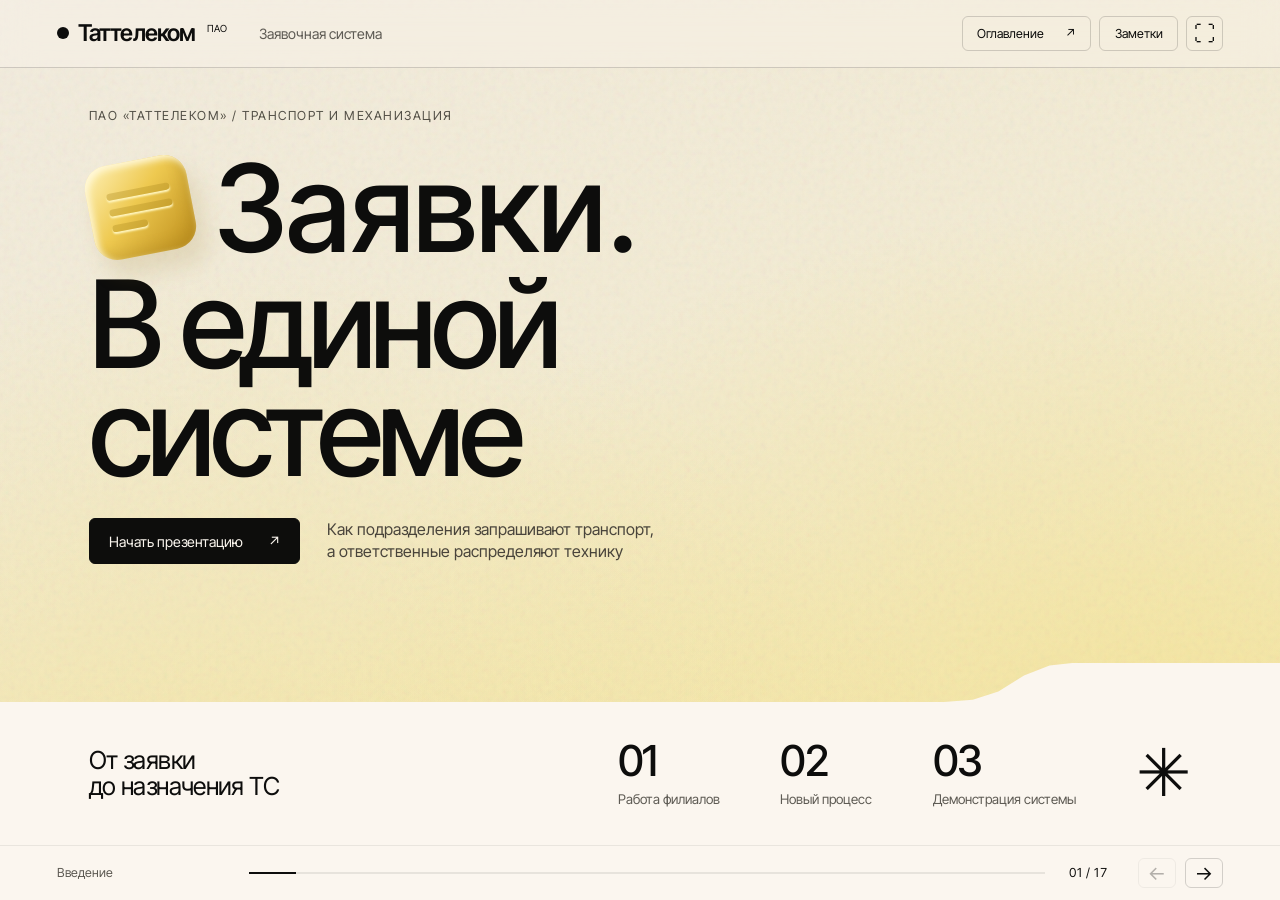
<file: index.html>
<!DOCTYPE html>
<html lang="ru">
<head>
  <meta charset="utf-8">
  <meta name="viewport" content="width=device-width, initial-scale=1">
  <meta name="theme-color" content="#FBF6EF">
  <title>Заявочная система — ПАО «Таттелеком»</title>
  <link rel="stylesheet" href="styles.css?v=20261105-8">
<link rel="stylesheet" href="revision.css?v=20261105-8"><link rel="stylesheet" href="native.css?v=20261105-8"><link rel="stylesheet" href="refinement.css?v=20261105-8"><link rel="stylesheet" href="project-updates.css?v=20261105-8"><link rel="stylesheet" href="palette.css?v=20261105-8"></head>
<body>
  <header class="topbar">
    <a class="brand" href="#1" aria-label="Первый слайд"><span class="brand-dot"></span>Таттелеком<span class="brand-pao">ПАО</span></a>
    <span class="deck-name">Заявочная система</span>
    <nav aria-label="Управление презентацией"><button id="overviewBtn" title="Оглавление (O)">Оглавление <span>↗</span></button><button id="notesBtn" title="Заметки докладчика (N)">Заметки</button><button id="fullscreenBtn" title="Полный экран (F)" aria-label="Полный экран">⛶</button></nav>
  </header>
  <main id="deck" aria-label="Презентация">

    <section class="slide cover active" data-title="Заявки на транспорт" data-theme="lemon" data-notes="Представляем систему заявок на транспорт. Сначала кратко показываем процессы пяти подразделений по исходным материалам, затем действующие сценарии новой версии по репозиторию и демонстрациям. Не называем цифры исходной презентации актуальными на сегодня." data-section="Введение">
      <div class="cover-main">
        <p class="eyebrow">ПАО «Таттелеком» / транспорт и механизация</p>
        <div class="cover-title"><div class="word-line"><span class="gloss-ticket" aria-hidden="true"><i></i><i></i><i></i></span><span id="cycleWord">Заявки</span><span class="word-period">.</span></div><h1>В единой<br>системе</h1></div>
        <div class="cover-bottom"><button class="primary" data-go="2">Начать презентацию <span>↗</span></button><p>Как подразделения запрашивают транспорт,<br>а ответственные распределяют технику</p></div>
      </div>
      <div class="cover-strip"><div class="strip-intro">От заявки<br>до назначения ТС</div><div><b>01</b><span>Работа филиалов</span></div><div><b>02</b><span>Новый процесс</span></div><div><b>03</b><span>Демонстрация системы</span></div><span class="strip-flower" aria-hidden="true">✳</span></div>
    </section>

    <section class="slide problem-slide" data-theme="peach" data-title="С чего началась система" data-section="Проблема" data-notes="По истории проекта, предоставленной заказчиком, не было общей картины использования транспорта: кто, куда и зачем едет, какие работы выполняет и насколько загружен парк. Под утилизацией здесь понимается использование и загрузка ТС, а не списание. Слайд описывает исходную управленческую проблему, без неподтверждённых цифр потерь или обещаний GPS-контроля."><div class="slide-body"><p class="eyebrow">С чего всё началось</p><h2>Транспорт работал.<br>Общей картины не было</h2><p class="problem-lead">Не хватало единого ответа: насколько загружен парк<br>и какую задачу решает каждая поездка.</p><div class="problem-grid"><article class="problem-card"><span>01 / КТО</span><h3>Кто использует машину</h3><p>Заказчик, подразделение и ответственный за поездку.</p></article><article class="problem-card"><span>02 / КУДА И ЗАЧЕМ</span><h3>Куда и с какой целью едут</h3><p>Адрес выезда и причина, по которой нужен транспорт.</p></article><article class="problem-card"><span>03 / РАБОТА</span><h3>Что делают на выезде</h3><p>Вид работ и связь поездки с задачей подразделения.</p></article><article class="problem-card"><span>04 / ЗАГРУЗКА</span><h3>Как используется парк</h3><p>Когда машина занята, когда доступна и где есть потребность в ТС.</p></article></div><div class="problem-conclusion"><b>Потребовалась единая заявка</b><span>Заказчик + задача + транспорт + водитель + время</span></div></div></section><section class="slide analytics-slide" data-title="Автопарк и сотрудники" data-theme="lemon" data-notes="Парк — 669 уникальных ТС. Рядом с каждым ЗУЭС указаны уникальные люди по закреплениям. Один человек на нескольких машинах считается один раз внутри роли и ЗУЭС; по выбору заказчика колонки водитель и совместитель могут пересекаться. Записи разных компаний не удваивают человека. Сопоставление с HR выполняется по коду с проверкой ФИО или по однозначному ФИО, иначе по исходному табельному номеру. КУЭС и Управление объединены. Кадровая вкладка содержит весь блок АВТО: 177 человек, возраст 53,4 и стаж 8,8." data-section="Парк и сотрудники"><div class="slide-body native-stats"><div class="native-stats-head"><div><p class="eyebrow" id="statsEyebrow">Парк компании / данные на 05.11.2026</p><h2 id="statsTitle">Автопарк компании</h2></div><button class="calculation-button" id="calculationBtn">Как посчитано ↗</button></div><nav class="native-tabs" aria-label="Аналитика парка и сотрудников"><button data-stat-tab="fleet" class="selected" aria-pressed="true">Автопарк</button><button data-stat-tab="staff" aria-pressed="false">Штат АВТО: возраст и стаж</button></nav><div class="native-panel selected" data-stat-panel="fleet"><div id="nativeFleetKpis" class="native-kpis fleet-native-kpis"></div><div class="fleet-people-head"><span>Подразделение</span><span>Транспорт, ед.</span><span>Водители, чел.</span><span>Совместители, чел.</span></div><div class="fleet-people-chart" id="nativeFleetChart"></div><p class="chart-explanation">Один человек с несколькими ТС считается один раз в каждой роли внутри ЗУЭС. Колонки могут пересекаться. Учтены все закрепления, включая неактивные.</p></div><div class="native-panel" data-stat-panel="staff"><div class="staff-native-top"><div id="nativeStaffKpis" class="native-kpis"></div><p class="sample-label"><b>Весь блок АВТО</b>HR: поле «Блок» = «АВТО».<br>Отчёт на 04.11.2026.<br>Стаж — в компании.</p></div><div id="nativeZones" class="native-zone-filter" role="group" aria-label="ЗУЭС кадрового блока АВТО"></div><div class="staff-native-charts"><div class="native-bar-chart"><h3>Возраст сотрудников</h3><div id="nativeAgeBars"></div></div><div class="native-bar-chart"><h3>Стаж в компании</h3><div id="nativeTenureBars"></div></div></div><p class="chart-explanation" id="nativeStaffExplanation"></p></div></div></section><section class="slide branch" data-title="КУЭС" data-theme="lemon" data-notes="С 2 августа 2023 года учет заявок в КУЭС ведется в Google Таблицах. Заказчик указывает время, место и тип транспорта. Сотрудники цеха транспорта и механизации утверждают запрос и распределяют технику. Пример таблицы взят из исходной презентации." data-section="Работа филиалов">
      <div class="slide-body"><p class="eyebrow">Работа филиалов / 1 из 5</p><h2>КУЭС</h2><div class="branch-layout"><div><p class="lead">Заявка и распределение<br>в Google Таблицах</p><ol class="steps"><li>Заказчик указывает время, место и тип транспорта.</li><li>Цех транспорта и механизации утверждает запрос.</li><li>Ответственные распределяют технику.</li></ol><p class="source">Порядок работы по исходной презентации. Численность парка актуализирована на слайде 2.</p></div><figure class="evidence"><img src="assets/kues.jpg" alt="Таблица распределения техники КУЭС из исходной презентации" data-zoom><figcaption>Пример реестра заявок и распределения техники <span>↗</span></figcaption></figure></div></div></section>

    <section class="slide branch" data-title="Альметьевский ЗУЭС" data-theme="sage" data-notes="Подписанные заявки направляют начальнику транспортного цеха. Распределение ежедневно отражается в документе Word. На слайде — пример документа из исходного PowerPoint. Не описываем этот ручной процесс как недостаток конкретного сотрудника: речь о разных способах учета." data-section="Работа филиалов">
      <div class="slide-body"><p class="eyebrow">Работа филиалов / 2 из 5</p><h2>Альметьевский ЗУЭС</h2><div class="branch-layout"><div><p class="lead">Подписанная заявка.<br>Ежедневный план в Word</p><ol class="steps"><li>Заказчик оформляет и подписывает заявку.</li><li>Начальник транспортного цеха распределяет транспорт.</li><li>Назначения фиксируют в ежедневном документе.</li></ol></div><figure class="evidence"><img src="assets/almet.jpg" alt="Распределение автотранспорта в Альметьевском ЗУЭС" data-zoom><figcaption>Ежедневный документ распределения <span>↗</span></figcaption></figure></div></div></section>

    <section class="slide branch" data-title="Набережночелнинский ЗУЭС" data-theme="rose" data-notes="С 2024 года учет заявок ведется в Google Таблицах. После заполнения заказчиком начальник транспортного цеха утверждает заявку и распределяет технику. Обратите внимание на общий с КУЭС подход, но отдельную таблицу подразделения." data-section="Работа филиалов">
      <div class="slide-body"><p class="eyebrow">Работа филиалов / 3 из 5</p><h2>Набережночелнинский ЗУЭС</h2><div class="branch-layout"><div><p class="lead">Таблица заявок<br>и решение начальника цеха</p><ol class="steps"><li>Заказчик заполняет время, место и тип транспорта.</li><li>Начальник цеха утверждает заявку.</li><li>Технику распределяют по запросам.</li></ol><p class="source">Порядок работы по исходной презентации. Численность парка актуализирована на слайде 2.</p></div><figure class="evidence"><img src="assets/chelny.jpg" alt="Google Таблица распределения транспорта Набережночелнинского ЗУЭС" data-zoom><figcaption>Реестр подразделения <span>↗</span></figcaption></figure></div></div></section>

    <section class="slide branch" data-title="Буинский ЗУЭС" data-theme="lemon" data-notes="В исходных материалах описан бумажный учет. Выделение транспорта согласуется на утренней планерке с директором филиала, водителям задачи ставят устно. Здесь показываем сам рабочий журнал, без добавления выдуманных метрик потерь или задержек." data-section="Работа филиалов">
      <div class="slide-body"><p class="eyebrow">Работа филиалов / 4 из 5</p><h2>Буинский ЗУЭС</h2><div class="branch-layout"><div><p class="lead">Бумажный учёт<br>и утренняя планёрка</p><ol class="steps"><li>Заявки фиксируют на бумаге.</li><li>Выделение транспорта согласуют с директором филиала.</li><li>Водители получают задания устно.</li></ol></div><figure class="evidence notebook"><img src="assets/buinsk.jpg" alt="Бумажный журнал из материалов Буинского ЗУЭС" data-zoom><figcaption>Рабочий журнал распределения <span>↗</span></figcaption></figure></div></div></section>

    <section class="slide branch" data-title="Чистопольский ЗУЭС" data-theme="peach" data-notes="Заказчик оставляет бланк в ячейке транспортного цеха. В конце дня главный механик и директор определяют наличие свободного транспорта, директор утверждает заявки. Механик сообщает водителям о назначениях вечером или утром, устно или по телефону." data-section="Работа филиалов">
      <div class="slide-body"><p class="eyebrow">Работа филиалов / 5 из 5</p><h2>Чистопольский ЗУЭС</h2><div class="branch-layout document-layout"><div><p class="lead">Бланк в приёмной.<br>Согласование в конце дня</p><ol class="steps"><li>Заявку оставляют в ячейке транспортного цеха.</li><li>Механик и директор проверяют свободные ТС. Директор утверждает заявки.</li><li>Механик сообщает водителю о назначении устно или по телефону.</li></ol></div><figure class="evidence paper"><img src="assets/chistopol.jpg" alt="Бланк заявки на транспорт из исходной презентации" data-zoom><figcaption>Пример бумажной заявки <span>↗</span></figcaption></figure></div></div></section>

    <section class="slide order-slide" data-theme="sage" data-title="Приказ о закреплении ТС" data-section="Подготовка проекта" data-notes="До создания сайта велась актуализация закреплений. Приказ от 01.07.2025 № 162-ТТК-ПрПД устанавливает сроки сбора, утверждения и внесения данных в MX Axapta. Даты на слайде — сроки по приказу, а не подтверждение фактического исполнения. В предоставленном PDF две страницы, приложения в него не входят."><div class="slide-body"><p class="eyebrow">До создания заявочной системы / 2025</p><h2>Сначала — порядок<br>в закреплении транспорта</h2><div class="order-layout"><div class="order-story"><p class="order-reference">Приказ от 01.07.2025<br><b>№ 162-ТТК-ПрПД</b></p><p class="order-intro">Актуализация закреплений ТС и спецтехники стала основой для дальнейшей работы над заявочной системой.</p><p class="timeline-label">Сроки по приказу</p><ol class="order-timeline"><li><b>18.07.2025</b><span>Собрать информацию<br>о закреплённых ТС</span></li><li><b>25.07.2025</b><span>Согласовать и утвердить<br>закрепления</span></li><li><b>01.08.2025</b><span>Внести данные в MX Axapta,<br>модуль «Основные средства»</span></li><li><b>Регулярно</b><span>Актуализировать сведения<br>и контролировать закрепления</span></li></ol><a class="project-link" href="assets/order-50201215.pdf" target="_blank" rel="noopener">Открыть приказ · PDF, 2 стр. ↗</a></div><div class="order-document"><div class="document-toolbar"><span>50201215.pdf</span><div><button class="selected" data-order-page="1" aria-pressed="true">Страница 1</button><button data-order-page="2" aria-pressed="false">Страница 2</button></div></div><figure><div class="order-page-window" tabindex="0" aria-label="Текст приказа, прокрутите для чтения"><img id="orderPageImage" src="assets/order-50201215-page-1.jpg" data-zoom alt="Приказ о закреплении ТС от 01.07.2025, страница 1"></div><figcaption>Приказ в ширину панели. Прокрутите для чтения ↕</figcaption></figure></div></div></div></section><section class="slide " data-title="Год подготовки данных в Axapta" data-theme="sage" data-notes="По информации заказчика, идея вынашивалась около года. Для будущей интеграции в Axapta создавали и заполняли новые поля. Репозиторий подтверждает получение данных транспорта и водителей. Точные даты этапов не предоставлены." data-section="Подготовка Axapta"><div class="slide-body"><p class="eyebrow">Подготовка системы / по истории проекта</p><h2>Год подготовки.<br>Сначала данные в Axapta</h2><div class="preparation"><div class="year-story"><b>1 год</b><p>Идея заявочной системы развивалась вместе с подготовкой учётных данных.</p><ol class="steps"><li>Определили, какие сведения нужны для заявки и назначения транспорта.</li><li>Создавали новые поля в Axapta и наполняли их данными.</li><li>Подключили эти сведения к новой системе PLTTK.</li></ol></div><figure class="evidence"><img src="assets/axapta-fields.png" alt="Поля Axapta: водитель, совместитель, основание и флаг активности назначения" data-zoom><figcaption>Закрепления в Axapta: водитель, совместитель, основание и активность ↗</figcaption></figure></div></div></section><section class="slide workflow-slide" data-title="Как проходит заявка" data-theme="peach" data-notes="Майнд-карта в стиле рабочей доски. Данные сохраняет API в PostgreSQL. Уведомления обрабатываются через outbox и BullMQ. При назначении водителю сообщение адресуется по его доменному логину. Отказ или отмена не являются назначением водителю. Скриншоты открываются крупно. Два прежних скрина заменены новым уведомлением водителю. В новом примере контакт указан в одном из сообщений. В планах — обязательные ФИО заявителя и контакты во всех уведомлениях." data-section="Новая система"><div class="slide-body"><p class="eyebrow">Заявитель / модератор / водитель</p><h2>Путь заявки и уведомление водителю</h2><div class="workflow-layout"><div class="workflow-board"><svg viewbox="0 0 1280 490" role="img" aria-label="Пользователь создаёт заявку, PLTTK сохраняет её, модератор принимает решение. Axapta предоставляет данные. После одобрения водитель получает сообщение TrueConf."><defs><marker id="flowArrow" markerwidth="8" markerheight="8" refx="7" refy="4" orient="auto"><path d="M0 0L8 4L0 8Z" fill="#715f4e"></path></marker></defs><g class="workflow-links" marker-end="url(#flowArrow)"><path d="M262 150H342"></path><path d="M582 150H662"></path><path d="M902 150H1002"></path><path d="M782 250V305"></path><path d="M582 385H622V200H662"></path></g><g class="workflow-edge-labels"><text x="302" y="133">создание</text><text x="622" y="133">очередь</text><text x="952" y="118">после</text><text x="952" y="135">одобрения</text><text x="798" y="283" text-anchor="start">решение</text></g><g class="workflow-node"><rect x="22" y="50" width="240" height="200" fill="#f1dda4"></rect><text x="44" y="80" class="node-kicker">01 / USER</text><text x="44" y="112" class="node-title">Заполняет</text><text x="44" y="139" class="node-title">заявку</text><text x="44" y="179">Дата, время и адрес</text><text x="44" y="206">Вид работ и транспорт</text></g><g class="workflow-node"><rect x="342" y="50" width="240" height="200" fill="#f2ebdb"></rect><text x="364" y="80" class="node-kicker">02 / PLTTK</text><text x="364" y="112" class="node-title">Сохраняет</text><text x="364" y="139" class="node-title">заявку</text><text x="364" y="179">№ заявки · «Новая»</text><text x="364" y="206">Очередь нужного ЗУЭС</text></g><g class="workflow-node"><rect x="662" y="50" width="240" height="200" fill="#edc8aa"></rect><text x="684" y="80" class="node-kicker">03 / МОДЕРАТОР</text><text x="684" y="112" class="node-title">Принимает</text><text x="684" y="139" class="node-title">решение</text><text x="684" y="179">Одобрить и назначить</text><text x="684" y="206">Отклонить / отменить</text></g><g class="workflow-node"><rect x="1002" y="50" width="240" height="200" fill="#d1dfc5"></rect><text x="1024" y="80" class="node-kicker">04 / ВОДИТЕЛЬ</text><text x="1024" y="112" class="node-title">Получает</text><text x="1024" y="139" class="node-title">назначение</text><text x="1024" y="179">TrueConf: ТС и адрес</text><text x="1024" y="206">Дата и время выезда</text></g><g class="workflow-node"><rect x="342" y="305" width="240" height="150" fill="#dce5d4"></rect><text x="364" y="335" class="node-kicker">ИСТОЧНИК ДАННЫХ</text><text x="364" y="372" class="node-title">Axapta</text><text x="364" y="406">Транспорт и водитель</text><text x="364" y="433">Доменный логин</text></g><g class="workflow-node"><rect x="662" y="305" width="240" height="150" fill="#ead7df"></rect><text x="684" y="335" class="node-kicker">ЗАЯВИТЕЛЬ</text><text x="684" y="372" class="node-title">Узнаёт результат</text><text x="684" y="406">Статус и транспорт</text><text x="684" y="433">Ответ по заявке</text></g><g class="workflow-detail"><text x="25" y="340">После назначения</text><text x="25" y="368">система ставит событие</text><text x="25" y="396">в очередь уведомлений.</text><text x="1010" y="340">Доставка сообщения:</text><text x="1010" y="368">PostgreSQL → BullMQ</text><text x="1010" y="396">Worker → TrueConf</text></g></svg></div><figure class="notification-proof"><div class="notification-caption"><span>Новое сообщение</span><h3>Уведомление водителю</h3></div><div class="phone-proof"><img src="assets/driver-notification-new.jpg" data-zoom alt="Новый скрин уведомления водителю о назначении транспорта"></div><figcaption>Пример уведомления водителю.<br>Нажмите для увеличения ↗</figcaption></figure></div></div></section><section class="slide roles-slide" data-title="User и модератор" data-theme="lemon" data-notes="Сотрудник user заполняет заявку и выбирает ТС. Модератор работает с очередью своего ЗУЭС: одобряет с назначением транспорта и водителя, отклоняет или отменяет заявку. Новая запись — 28,5 секунды. Заполнение с 00:07, очередь модератора с 00:18, решение с 00:24." data-section="Новая система"><div class="slide-body"><p class="eyebrow">Доступ сотрудника / панель заявок</p><h2>User подаёт заявку. Модератор принимает решение</h2><div class="role-demo"><div class="role-explanation"><article><span class="role-tag">user</span><h3>Заполняет и отправляет</h3><p>Указывает параметры поездки, выбирает автомобиль и смотрит результат в своих заявках.</p></article><article><span class="role-tag">модератор</span><h3>Одобряет, отклоняет<br>или отменяет</h3><p>Работает с очередью своего ЗУЭС. При одобрении назначает транспорт и водителя.</p></article></div><div><div class="video-shell"><video id="userVideo" controls preload="metadata" playsinline poster="assets/user-poster.jpg?v=20261105-5"><source src="assets/user.mp4?v=20261105-5" type="video/mp4"></source></video></div><div class="chapters"><button data-video="userVideo" data-time="7">00:07 · Заполнение заявки</button><button data-video="userVideo" data-time="18">00:18 · Очередь модератора</button><button data-video="userVideo" data-time="24">00:24 · Решение по заявке</button></div></div></div></div></section><section class="slide roles-slide" data-title="Администратор выдаёт доступы" data-theme="rose" data-notes="Администратор управляет пользователями, ролями, матрицей прав и очередями подразделений. Это отдельный интерфейс web-admin. Сервер проверяет права. Новая запись — 27,4 секунды: пользователи с 00:05, роли и права с 00:15, очереди с 00:24." data-section="Новая система"><div class="slide-body"><p class="eyebrow">Административная панель</p><h2>Администратор определяет права и доступ к очередям</h2><div class="role-demo"><div class="role-explanation"><article><span class="role-tag">администратор</span><h3>Пользователь и роль</h3><p>Назначает сотруднику роль и разрешённые действия.</p></article><article><h3>Очереди ЗУЭС</h3><p>Определяет, заявки каких подразделений можно просматривать и обрабатывать.</p></article><p class="small-explain">Корпоративный вход определяет сотрудника. Сервер проверяет права при каждом действии.</p></div><div><div class="video-shell"><video id="adminVideo" controls preload="metadata" playsinline poster="assets/admin-poster.jpg?v=20261105-5"><source src="assets/admin.mp4?v=20261105-5" type="video/mp4"></source></video></div><div class="chapters"><button data-video="adminVideo" data-time="5">00:05 · Пользователи</button><button data-video="adminVideo" data-time="15">00:15 · Роли и права</button><button data-video="adminVideo" data-time="24">00:24 · Очереди ЗУЭС</button></div></div></div></div></section><section class="slide support-slide" data-theme="rose" data-title="Поддержка в TrueConf" data-section="Поддержка пользователей" data-notes="Для оперативного разбора проблем работает группа PL Tickets в TrueConf. Показан предоставленный скрин переписки о назначении и проверке прав модераторов. SLA, круглосуточный режим и автоматическая регистрация обращений не заявляются."><div class="slide-body"><p class="eyebrow">Поддержка после запуска</p><h2>Оперативная поддержка<br>пользователей в TrueConf</h2><div class="support-layout"><div class="support-copy"><span class="support-channel"><i></i>Группа PL Tickets</span><p class="support-intro">Оперативно разбираем обращения о доступах, заявках и работе системы в общей группе поддержки.</p><ol class="support-steps"><li><span>01</span><div><h3>Сообщение о проблеме</h3><p>Сотрудник описывает ситуацию<br>и прикладывает детали.</p></div></li><li><span>02</span><div><h3>Разбор в группе</h3><p>Участники уточняют вопрос<br>и помогают с решением.</p></div></li><li><span>03</span><div><h3>Проверка результата</h3><p>Доступ или действие проверяют<br>в той же переписке.</p></div></li></ol></div><div class="support-stage"><figure class="support-proof"><div class="support-proof-top"><span>PL Tickets / TrueConf</span><b>Рабочая переписка</b></div><img src="assets/support-trueconf.jpg" data-zoom alt="Группа поддержки PL Tickets в TrueConf: назначение и проверка доступа модераторов"><figcaption>Фрагмент группы поддержки. Открыть полный скриншот ↗</figcaption></figure></div></div></div></section><section class="slide team-v6" data-title="С кем создавали PLTTK" data-theme="peach" data-notes="Состав проекта по уточнению заказчика. Верхний ряд: группа аналитики — Файзетдинов З. Ф., Бергер М. А.; группа по сопровождению бухгалтерских программ — Мазуркевич П. Е., Симашев В. И. Нижний ряд: ОМТС — Надыргулов И. Ю., роль системного администратора; ООРТ — Борисов Е. В. Консультанты по проекту — Гинатуллин Л. Г. и Белобородов С. А." data-section="Развитие проекта"><div class="slide-body"><div class="team-heading"><div><p class="eyebrow">Взаимодействие команд</p><h2>PLTTK создавали<br>вместе с коллегами</h2></div><div class="project-seal"><span>Совместный проект</span><b>PLTTK</b></div></div><div class="team-grid-v6"><article><span class="team-unit">01 / АНАЛИТИКА</span><h3>Группа аналитики</h3><p>Файзетдинов З. Ф.<br>Бергер М. А.</p><i class="team-line"></i></article><article><span class="team-unit">02 / СОПРОВОЖДЕНИЕ</span><h3>Группа по сопровождению<br>бухгалтерских программ</h3><p>Мазуркевич П. Е.<br>Симашев В. И.</p><i class="team-line"></i></article><article><span class="team-unit">03 / ОМТС</span><h3>Отдел материального<br>и технического снабжения</h3><p>Надыргулов И. Ю.<span class="member-role">Системный администратор</span></p><i class="team-line"></i></article><article><span class="team-unit">04 / ООРТ</span><h3>Отдел организации<br>работы транспорта</h3><p>Борисов Е. В.</p><i class="team-line"></i></article></div><aside class="team-consultants" aria-label="Консультанты по проекту"><h3>Консультанты<br>по проекту</h3><div><b>Гинатуллин Л. Г.</b><b>Белобородов С. А.</b></div></aside></div></section><section class="slide future-v6" data-title="Планы на будущее" data-theme="sage" data-notes="Планы заказчика: витрина ТС и фотографии; рейтинги водителей и заказчиков; доступ к Qlik; пробеги из путевого листа и Wialon; перенос данных PLTTK в Axapta, статусы ремонта и эксплуатации, обратная связь водителей; ФИО заявителя и контакты во всех уведомлениях. Схемы — концепции будущих функций, без выдуманных KPI и сроков. Ссылка Qlik ведёт к существующей корпоративной аналитике." data-section="Развитие проекта"><div class="slide-body"><div class="future-heading"><div><p class="eyebrow">Следующие этапы развития</p><h2>Больше данных.<br>Удобнее работа с транспортом</h2></div><span class="future-tag">Планы развития</span></div><div class="future-workspace"><div class="future-nav" aria-label="Направления развития"><button data-future="catalog" class="selected" aria-pressed="true"><span>01 / ВЫБОР</span><b>Витрина ТС<br>и фотографии</b><i>↗</i></button><button data-future="ratings" aria-pressed="false"><span>02 / ОБРАТНАЯ СВЯЗЬ</span><b>Рейтинги водителей<br>и заказчиков</b><i>↗</i></button><button data-future="analytics" aria-pressed="false"><span>03 / АНАЛИТИКА</span><b>Дашборд<br>Qlik Sense</b><i>↗</i></button><button data-future="mileage" aria-pressed="false"><span>04 / ПРОБЕГИ</span><b>Путевой лист<br>и Wialon</b><i>↗</i></button><button data-future="axapta" aria-pressed="false"><span>05 / СОСТОЯНИЕ ТС</span><b>Обмен с Axapta<br>и отзыв водителя</b><i>↗</i></button><button data-future="notify" aria-pressed="false"><span>06 / УВЕДОМЛЕНИЯ</span><b>Заявитель и контакт<br>в каждом сообщении</b><i>↗</i></button></div><div id="futurePanel" class="future-panel" aria-live="polite"></div></div><div class="project-destinations"><a class="destination-main" href="https://ticket-pl.tattelecom.ru/requests" target="_blank" rel="noopener"><span>Заявочная система</span><b>ticket-pl.tattelecom.ru ↗</b></a><a href="https://qlik.tattelecom.ru/sense/app/fce36db1-40ed-4136-a313-f73d3b78739d/sheet/6b063caa-0d3c-43e6-952d-3df3a939ff05/state/analysis" target="_blank" rel="noopener"><span>Корпоративная аналитика</span><b>Открыть дашборд Qlik ↗</b></a><button id="sourcesBtn">Источники и расчёты ↗</button></div></div></section><section class="slide ai-tools-slide" data-title="ИИ-инструменты подготовки презентации" data-theme="lemon" data-section="Подготовка презентации" data-notes="Перечень инструментов для финального слайда предоставлен заказчиком: Codex, ChatGPT, Claude Code, Kimi Code. Задачи отдельных инструментов не конкретизируются."><div class="slide-body"><p class="eyebrow">Подготовка презентации</p><h2>ИИ-инструменты<br>для работы над презентацией</h2><div class="ai-tools-grid"><article class="ai-tool-card"><span class="ai-tool-mark" aria-hidden="true">&lt;/&gt;</span><h3>Codex</h3></article><article class="ai-tool-card"><span class="ai-tool-mark" aria-hidden="true"><svg viewbox="0 0 24 24"><path d="M4 4h16v12H9l-5 4V4Z"></path><path d="M8 8h8M8 12h5"></path></svg></span><h3>ChatGPT</h3></article><article class="ai-tool-card"><span class="ai-tool-mark" aria-hidden="true"><svg viewbox="0 0 24 24"><path d="m7 7 5 5-5 5M14 17h5"></path></svg></span><h3>Claude Code</h3></article><article class="ai-tool-card"><span class="ai-tool-mark" aria-hidden="true">{ }</span><h3>Kimi Code</h3></article></div><div class="project-destinations"><a class="destination-main" href="https://ticket-pl.tattelecom.ru/requests" target="_blank" rel="noopener"><span>Заявочная система</span><b>ticket-pl.tattelecom.ru ↗</b></a><a href="https://qlik.tattelecom.ru/sense/app/fce36db1-40ed-4136-a313-f73d3b78739d/sheet/6b063caa-0d3c-43e6-952d-3df3a939ff05/state/analysis" target="_blank" rel="noopener"><span>Корпоративная аналитика</span><b>Открыть дашборд Qlik ↗</b></a></div></div></section></main>
  <footer class="controls"><span id="sectionLabel">Введение</span><div class="progress" aria-hidden="true"><span id="progressFill"></span></div><div class="pager"><span id="slideCounter" aria-live="polite">01 / 17</span><button id="prevBtn" aria-label="Предыдущий слайд" title="Предыдущий слайд (←)">←</button><button id="nextBtn" aria-label="Следующий слайд" title="Следующий слайд (→)">→</button></div></footer>
  <dialog id="overviewDialog"><div class="dialog-heading"><h2>Оглавление</h2><button data-close aria-label="Закрыть">×</button></div><div id="overviewGrid"></div><p class="help">← → — слайды · F — полный экран · N — заметки · O — оглавление · Esc — закрыть</p></dialog>
  <dialog id="notesDialog"><div class="dialog-heading"><h2>Заметки докладчика</h2><button data-close aria-label="Закрыть">×</button></div><h3 id="noteTitle"></h3><p id="noteText"></p></dialog>
  <dialog id="imageDialog"><button data-close aria-label="Закрыть изображение">×</button><img id="zoomImage" alt=""><p id="zoomCaption"></p></dialog>
  <dialog id="sourcesDialog"><div class="dialog-heading"><h2>Источники и план</h2><button data-close aria-label="Закрыть">×</button></div><p>Автопарк и статусы: расходы_тс_2011-2026 (17).xlsx и распределение_водителей_по_ТС.xlsx, 05.11.2026. Всего 669 уникальных ТС. 67 записей исходного статуса «-» обозначены как прицепы по уточнению заказчика.</p><p>Водители и совместители: уникальные люди в каждой роли внутри каждого ЗУЭС. КУЭС и Управление объединены. Несколько ТС и несколько компаний Axapta не удваивают человека. Колонки могут пересекаться.</p><p>Учтены все закрепления выгрузки, включая неактивные. Флаг Активен относится к закреплению, а не к трудоустройству. Метод сопоставления людей описан в расчётах.</p><p>Штат АВТО: кадровый файл a62030de-473d-497a-9c00-e59a3af96adb.xlsx, отчёт 04.11.2026. Фильтр Блок = АВТО: 177 сотрудников, средний возраст 53,4 года, стаж в компании 8,8 года.</p><p>Сценарии филиалов — исходный PowerPoint. Процесс PLTTK и уведомления — материалы и репозиторий проекта. История подготовки, команды и планы — информация заказчика.</p><p>Подготовка закреплений: приказ от 01.07.2025 № 162-ТТК-ПрПД, файл 50201215.pdf, две страницы. Группа поддержки PL Tickets, новый скрин уведомления, состав команд и направления развития — материалы и уточнения заказчика.</p><a href="PLAN.md" target="_blank">План и методика расчётов ↗</a></dialog>
  <script src="analytics-data.js?v=20261105-8"></script><script src="native-analytics.js?v=20261105-8"></script><dialog id="calculationDialog"><div class="dialog-heading"><h2>Как посчитано</h2><button data-close aria-label="Закрыть расчёты">×</button></div><p>Автопарк: 669 уникальных инвентарных номеров. Машина с несколькими закреплёнными сотрудниками считается один раз. 67 записей исходного статуса «-» обозначены как прицепы по уточнению заказчика.</p><p>Водители и совместители рядом с парком: уникальные люди внутри каждой роли и каждого ЗУЭС. Один человек с пятью машинами считается один раз в колонке. Если человек встречается в обеих ролях, он считается один раз в каждой колонке.</p><p>Записи разных компаний Axapta не удваивают человека. Идентификатор — код HR при совпадении табельного номера и ФИО либо однозначном совпадении ФИО. Если сопоставления нет — исходный табельный номер. Одинаковые ФИО при неоднозначности не объединяются.</p><p>Учтены все закрепления из выгрузки 05.11.2026, включая неактивные. Поэтому это число уникальных людей в справочнике закреплений, а не подтверждённая текущая численность работников подразделения.</p><p>КУЭС и Управление: 280 ТС, 87 уникальных водителей и 168 уникальных совместителей. Складывать две колонки людей без проверки пересечения нельзя.</p><p>Штат АВТО: HR-отчёт на 04.11.2026, поле Блок = АВТО. Всего 177 сотрудников, средний возраст 53,4 года, стаж в компании 8,8 года.</p></dialog><script src="project-updates.js?v=20261105-8"></script><script src="presentation.js?v=20261105-8"></script>
</body>
</html>
</file>
<file: styles.css>
@font-face{font-family:InterTight;src:url('assets/InterTight.ttf') format('truetype');font-weight:100 900;font-display:swap}
:root{--ink:#0d0d0c;--muted:#5e5b54;--cream:#fbf6ef;--u:min(100vw / 1440,100dvh / 900);--line:rgba(13,13,12,.17);--a:#f2ecdf;--b:#f4ebc6;--glow:#f6de68}
*{box-sizing:border-box}html,body{margin:0;width:100%;height:100%;color:var(--ink);background:var(--cream);font-family:InterTight,'Segoe UI',sans-serif}body{overflow:hidden}button,a{-webkit-tap-highlight-color:transparent}button{font:inherit;cursor:pointer;color:inherit}button:focus-visible,a:focus-visible,[data-zoom]:focus-visible{outline:3px solid #9a4b22;outline-offset:5px}button{background:transparent;border:1px solid var(--line);border-radius:6px;transition:background .2s,color .2s}button:hover{background:var(--ink);color:var(--cream)}a{color:inherit}p,h1,h2,h3,figure{margin:0}button:disabled{opacity:.3;cursor:default}button:disabled:hover{background:transparent;color:inherit}
.topbar{height:calc(76 * var(--u));position:fixed;inset:0 0 auto;z-index:20;display:flex;align-items:center;gap:calc(36 * var(--u));padding:0 calc(64 * var(--u));border-bottom:1px solid var(--line);background:#fbf6ef55;backdrop-filter:blur(16px)}.brand{display:flex;align-items:center;gap:calc(10 * var(--u));font-weight:600;font-size:calc(26 * var(--u));text-decoration:none;letter-spacing:-.04em}.brand-dot{width:calc(14 * var(--u));height:calc(14 * var(--u));background:var(--ink);border-radius:50%}.brand-pao{font-size:calc(11 * var(--u));letter-spacing:0;font-weight:400;align-self:flex-start;padding-top:calc(4 * var(--u));margin-left:calc(4 * var(--u))}.deck-name{font-size:calc(16 * var(--u));color:var(--muted);margin-right:auto}.topbar nav{display:flex;gap:calc(9 * var(--u))}.topbar button{height:calc(39 * var(--u));padding:0 calc(16 * var(--u));font-size:calc(14 * var(--u))}.topbar button span{margin-left:calc(20 * var(--u))}#fullscreenBtn{font-size:calc(24 * var(--u));width:calc(42 * var(--u));padding:0}
#deck{width:100%;height:100%}.slide{position:absolute;inset:0;display:none;overflow:hidden;background:radial-gradient(ellipse at 90% 85%,var(--glow) 0%,transparent 52%),radial-gradient(ellipse at 18% 110%,var(--glow),transparent 52%),linear-gradient(160deg,var(--a),var(--b));isolation:isolate}.slide:before{content:"";position:absolute;inset:0;z-index:-1;pointer-events:none;opacity:.12;mix-blend-mode:multiply;background-image:url("data:image/svg+xml,%3Csvg viewBox='0 0 180 180' xmlns='http://www.w3.org/2000/svg'%3E%3Cfilter id='n'%3E%3CfeTurbulence type='fractalNoise' baseFrequency='.85' numOctaves='3' stitchTiles='stitch'/%3E%3C/filter%3E%3Cpath fill='%23888' filter='url(%23n)' opacity='.6' d='M0 0h180v180H0z'/%3E%3C/svg%3E")}.slide.active{display:block;animation:slideIn .45s ease both}.slide[data-theme=peach]{--a:#f8dcc7;--b:#f9cba9;--glow:#f9965455}.slide[data-theme=sage]{--a:#e9ebe0;--b:#dfe9d4;--glow:#96ce9670}.slide[data-theme=rose]{--a:#f0e4e6;--b:#ecd6e2;--glow:#de96c865}.slide[data-theme=lemon]{--a:#f2ecdf;--b:#f4ebc6;--glow:#f6de6877}.slide-body{padding:calc(116 * var(--u)) calc(80 * var(--u)) calc(90 * var(--u));max-width:calc(1440 * var(--u));margin:0 auto}.eyebrow{font-size:calc(14 * var(--u));text-transform:uppercase;letter-spacing:.12em;margin-bottom:calc(26 * var(--u));color:#535047}h2{font-size:calc(64 * var(--u));line-height:1.02;letter-spacing:-.045em;font-weight:500;max-width:calc(1280 * var(--u));margin-bottom:calc(36 * var(--u))}h3{font-weight:500;font-size:calc(30 * var(--u));line-height:1.12;letter-spacing:-.025em}.lead{font-size:calc(29 * var(--u));line-height:1.17;letter-spacing:-.02em;margin-bottom:calc(30 * var(--u))}.source{font-size:calc(13 * var(--u));line-height:1.4;color:var(--muted);margin-top:calc(20 * var(--u))}.controls{position:fixed;z-index:30;inset:auto 0 0;height:calc(62 * var(--u));padding:0 calc(64 * var(--u));display:flex;align-items:center;gap:calc(26 * var(--u));background:var(--cream);font-size:calc(14 * var(--u));border-top:1px solid #0d0d0c12}.controls>span{width:calc(190 * var(--u));color:var(--muted)}.progress{height:2px;background:#0d0d0c15;flex:1}.progress span{display:block;height:100%;width:5.55%;background:var(--ink);transition:width .4s}.pager{display:flex;align-items:center;gap:calc(10 * var(--u))}.pager>span{min-width:calc(68 * var(--u));font-variant-numeric:tabular-nums}.pager button{width:calc(43 * var(--u));height:calc(34 * var(--u));font-size:calc(22 * var(--u))}
.cover-main{max-width:calc(1440 * var(--u));margin:auto;padding:calc(121 * var(--u)) calc(100 * var(--u)) 0}.cover .eyebrow{margin-bottom:calc(26 * var(--u))}.cover-title{letter-spacing:-.045em}.word-line{display:flex;align-items:center;gap:calc(25 * var(--u));font-size:calc(137 * var(--u));font-weight:500;line-height:.98;height:calc(140 * var(--u))}.word-period{margin-left:calc(-23 * var(--u))}.cover h1{font-size:calc(137 * var(--u));line-height:.89;font-weight:500;letter-spacing:-.045em}.gloss-ticket{position:relative;display:flex;flex-direction:column;justify-content:center;gap:calc(11 * var(--u));width:calc(116 * var(--u));height:calc(107 * var(--u));padding:calc(22 * var(--u));border-radius:calc(26 * var(--u));background:linear-gradient(135deg,#fff2ba,#eec950 45%,#bc8c19);box-shadow:inset 3px 4px 7px #fff8d8,inset -7px -8px 12px #96721933,8px 18px 22px #9a7b252a;transform:rotate(-11deg);animation:float 5s ease-in-out infinite}.gloss-ticket i{height:calc(7 * var(--u));border-radius:10px;background:#a6841a52;box-shadow:0 2px 2px #fff5bd}.gloss-ticket i:last-child{width:57%}.cover[data-theme=peach] .gloss-ticket{background:linear-gradient(135deg,#ffdcc2,#ed9954 45%,#bf652c)}.cover[data-theme=sage] .gloss-ticket{background:linear-gradient(135deg,#e4ffd3,#8bbb7d 45%,#5d8650)}.cover[data-theme=rose] .gloss-ticket{background:linear-gradient(135deg,#ffe3f9,#ce9bc5 45%,#a775a2)}#cycleWord{display:inline-block;transition:opacity .24s,transform .24s,filter .24s}#cycleWord.changing{opacity:0;transform:translateY(calc(-12 * var(--u)));filter:blur(7px)}.cover-bottom{display:flex;align-items:center;gap:calc(30 * var(--u));margin-top:calc(35 * var(--u))}.cover-bottom p{font-size:calc(18 * var(--u));line-height:1.35;color:#49443b}.primary{background:var(--ink);color:var(--cream);border:1px solid var(--ink);height:calc(52 * var(--u));padding:0 calc(21 * var(--u));font-size:calc(16 * var(--u));white-space:nowrap}.primary span{margin-left:calc(25 * var(--u))}.primary:hover{background:#484331}.cover-strip{position:absolute;bottom:calc(62 * var(--u));left:0;right:0;height:calc(161 * var(--u));padding:calc(30 * var(--u)) calc(100 * var(--u));background:var(--cream);display:flex;align-items:center;gap:calc(68 * var(--u))}.cover-strip:before{content:"";position:absolute;left:0;right:0;top:calc(-44 * var(--u));height:calc(45 * var(--u));background:var(--cream);clip-path:path('M0 62 H1062 C1092 62 1098 54 1116 34 C1138 9 1146 1 1178 1 H1440 V62 Z');clip-path:polygon(0 100%,73% 100%,76% 93%,78% 72%,80% 32%,82% 7%,84% 0,100% 0,100% 100%)}.cover-strip>div:not(:first-child){display:flex;flex-direction:column;gap:calc(9 * var(--u))}.strip-intro{font-size:calc(28 * var(--u));line-height:1.05;margin-right:auto;letter-spacing:-.025em}.cover-strip b{font-size:calc(48 * var(--u));font-weight:500;letter-spacing:-.04em;line-height:1}.cover-strip span:not(.strip-flower){font-size:calc(15 * var(--u));color:var(--muted)}.strip-flower{font-size:calc(74 * var(--u));font-weight:300;line-height:1}
.overview-layout{display:grid;grid-template-columns:calc(270 * var(--u)) 1fr;gap:calc(60 * var(--u));margin-top:calc(38 * var(--u))}.overview-metrics{display:flex;flex-direction:column;gap:calc(20 * var(--u))}.overview-metrics>div{display:flex;align-items:center;gap:calc(25 * var(--u))}.overview-metrics strong{font-weight:500;font-size:calc(72 * var(--u));letter-spacing:-.05em;min-width:calc(105 * var(--u));line-height:1}.overview-metrics span{font-size:calc(18 * var(--u));line-height:1.2;color:var(--muted)}table{width:100%;border-collapse:collapse;font-size:calc(19 * var(--u));line-height:1.2;text-align:left}th{font-size:calc(14 * var(--u));color:var(--muted);font-weight:400;padding:calc(12 * var(--u)) 0}td{border-top:1px solid var(--line);padding:calc(18 * var(--u)) 0}td:first-child{width:42%;padding-right:calc(18 * var(--u))}th:last-child,td:last-child{text-align:right;white-space:nowrap}td:nth-child(2){color:#49463f}
.branch .slide-body{padding-top:calc(119 * var(--u))}.branch h2{font-size:calc(60 * var(--u));margin-bottom:calc(35 * var(--u))}.branch-layout{display:grid;grid-template-columns:40% 55%;gap:5%;align-items:start}.steps{list-style:none;counter-reset:step;padding:0;margin:0}.steps li{position:relative;counter-increment:step;font-size:calc(22 * var(--u));line-height:1.25;padding-left:calc(45 * var(--u));margin-bottom:calc(23 * var(--u))}.steps li:before{content:counter(step,decimal-leading-zero);position:absolute;left:0;top:calc(3 * var(--u));font-size:calc(14 * var(--u));color:var(--muted)}.evidence{padding:calc(12 * var(--u));background:#fffaf2;border-radius:calc(12 * var(--u));box-shadow:0 calc(20 * var(--u)) calc(55 * var(--u)) #63543c17;transform:rotate(-.6deg)}.evidence img{display:block;width:100%;height:calc(330 * var(--u));object-fit:contain;background:white;border-radius:calc(5 * var(--u));cursor:zoom-in}.evidence figcaption{font-size:calc(13 * var(--u));line-height:1.3;padding:calc(12 * var(--u)) calc(3 * var(--u)) calc(2 * var(--u));color:var(--muted);display:flex;justify-content:space-between}.evidence figcaption span{font-size:calc(18 * var(--u));color:var(--ink)}.paper{width:calc(345 * var(--u));justify-self:center;transform:rotate(2deg)}.paper img{height:calc(340 * var(--u))}.notebook{transform:rotate(1deg)}.metric-strip{position:absolute;bottom:calc(62 * var(--u));left:0;right:0;height:calc(131 * var(--u));background:var(--cream);padding:calc(27 * var(--u)) calc(80 * var(--u));display:flex;align-items:center;gap:calc(80 * var(--u));border-top:1px solid #0d0d0c0a}.metric-strip div{display:flex;gap:calc(17 * var(--u));align-items:center}.metric-strip b{font-size:calc(52 * var(--u));font-weight:500;letter-spacing:-.04em}.metric-strip span{font-size:calc(16 * var(--u));max-width:calc(95 * var(--u));color:var(--muted);line-height:1.15}.metric-strip small{font-size:calc(12 * var(--u));max-width:calc(135 * var(--u));margin-left:auto;color:var(--muted)}
.axapta-layout{display:grid;grid-template-columns:47% 45%;gap:8%;align-items:start}.axapta-layout .evidence img{height:calc(370 * var(--u))}.line-item{border-top:1px solid var(--line);padding:calc(16 * var(--u)) 0}.line-item b{font-size:calc(24 * var(--u));font-weight:500}.line-item p{font-size:calc(20 * var(--u));line-height:1.3;color:var(--muted);margin-top:calc(8 * var(--u))}.statement{font-size:calc(87 * var(--u));line-height:1.02;letter-spacing:-.045em;margin-bottom:calc(54 * var(--u))}.statement em{font-style:normal;color:#6d4764}.role-row{display:grid;grid-template-columns:1fr 1fr 1fr;gap:calc(46 * var(--u))}.role-row>div{border-top:1px solid var(--line);padding-top:calc(20 * var(--u))}.role-row span{font-size:calc(15 * var(--u));color:var(--muted)}.role-row h3{margin:calc(14 * var(--u)) 0 calc(12 * var(--u))}.role-row p{font-size:calc(22 * var(--u));line-height:1.3;color:var(--muted);max-width:calc(330 * var(--u))}
.user-layout{display:grid;grid-template-columns:43% 51%;gap:6%}.large li{margin-bottom:calc(32 * var(--u))}.large strong{display:block;font-size:calc(28 * var(--u));font-weight:500;margin-bottom:calc(10 * var(--u))}.large span{display:block;font-size:calc(21 * var(--u));color:var(--muted)}.form-schematic{background:#fffaf1;border:1px solid #cabf9f66;border-radius:calc(17 * var(--u));padding:calc(25 * var(--u));box-shadow:0 calc(23 * var(--u)) calc(65 * var(--u)) #5d4b1914;transform:rotate(1deg)}.mock-head{font-size:calc(24 * var(--u));font-weight:500;display:flex;align-items:center;gap:calc(10 * var(--u));margin-bottom:calc(23 * var(--u))}.mock-head small{font-size:calc(12 * var(--u));color:var(--muted);margin-left:auto;font-weight:400}.mini-dot{width:calc(10 * var(--u));height:calc(10 * var(--u));background:#caac45;border-radius:50%}.profile-placeholder{padding:calc(13 * var(--u));font-size:calc(15 * var(--u));background:#edeada;border-radius:calc(5 * var(--u));margin-bottom:calc(20 * var(--u))}.profile-placeholder span{float:right;color:var(--muted);font-size:calc(12 * var(--u))}.form-grid{display:grid;grid-template-columns:1fr 1fr;gap:calc(18 * var(--u))}.form-grid .full{grid-column:span 2}.form-grid label{font-size:calc(14 * var(--u));display:block;margin-bottom:calc(7 * var(--u))}.field-placeholder{border:1px solid #c8c0aa;border-radius:calc(5 * var(--u));padding:calc(12 * var(--u));font-size:calc(15 * var(--u));color:var(--muted);background:#fffefb}.mock-submit{background:#171713;color:white;font-size:calc(16 * var(--u));margin:calc(24 * var(--u)) 0 calc(15 * var(--u));padding:calc(14 * var(--u));border-radius:calc(5 * var(--u))}.mock-submit span{float:right}.form-schematic>small{font-size:calc(12 * var(--u));color:var(--muted)}
.video-slide .slide-body{padding-top:calc(108 * var(--u))}.video-heading{display:flex;justify-content:space-between;align-items:end;margin-bottom:calc(23 * var(--u))}.video-heading .eyebrow{margin-bottom:calc(15 * var(--u))}.video-heading h2{font-size:calc(52 * var(--u));margin-bottom:0}.video-heading>p{font-size:calc(18 * var(--u));line-height:1.3;color:var(--muted);padding-bottom:calc(5 * var(--u))}.video-shell{width:calc(1070 * var(--u));margin:0 auto;border-radius:calc(12 * var(--u));overflow:hidden;box-shadow:0 calc(18 * var(--u)) calc(50 * var(--u)) #40252224;background:#151515;aspect-ratio:16 / 8.3}.video-shell video{display:block;width:100%;height:100%;object-fit:contain}.chapters{display:flex;align-items:center;gap:calc(10 * var(--u));justify-content:center;margin-top:calc(18 * var(--u))}.chapters span{font-size:calc(13 * var(--u));color:var(--muted);margin-right:calc(5 * var(--u))}.chapters button{font-size:calc(14 * var(--u));padding:calc(8 * var(--u)) calc(14 * var(--u))}.video-slide .source{text-align:center;margin-top:calc(12 * var(--u))}
.process-columns{display:grid;grid-template-columns:repeat(3,1fr);gap:calc(55 * var(--u));margin-top:calc(45 * var(--u))}.big-num{display:block;font-size:calc(92 * var(--u));font-weight:400;letter-spacing:-.07em;line-height:1;padding-bottom:calc(22 * var(--u));border-bottom:1px solid var(--line);margin-bottom:calc(25 * var(--u));color:#385737}.process-columns h3{margin-bottom:calc(17 * var(--u))}.process-columns p{font-size:calc(23 * var(--u));line-height:1.32;color:var(--muted)}.option-line{margin-top:calc(50 * var(--u));display:flex;align-items:center;gap:calc(35 * var(--u));border-top:1px solid var(--line);padding-top:calc(22 * var(--u));font-size:calc(20 * var(--u))}.option-line span{font-size:calc(16 * var(--u));color:var(--muted)}.option-line b{font-weight:500}
.status-flow{display:grid;grid-template-columns:30% 12% 58%;margin:calc(42 * var(--u)) auto calc(45 * var(--u));width:calc(1050 * var(--u));align-items:center}.status-start{text-align:center}.status-pill{display:inline-block;border-radius:100px;padding:calc(13 * var(--u)) calc(27 * var(--u));font-size:calc(30 * var(--u));font-weight:500;white-space:nowrap}.new{background:#f2df9e;color:#69551d}.approved{background:#c1d6b4;color:#385f34}.rejected{background:#edc1b8;color:#803e35}.cancelled{background:#dbd7d0;color:#57524b}.status-flow p{font-size:calc(20 * var(--u));line-height:1.3;color:var(--muted);margin-top:calc(15 * var(--u))}.status-branches{display:flex;flex-direction:column;gap:calc(30 * var(--u))}.status-branches>div{display:flex;align-items:center;gap:calc(23 * var(--u));position:relative}.status-branches>div:before{content:"";position:absolute;width:calc(65 * var(--u));height:1px;background:#85727f;left:calc(-65 * var(--u));top:50%}.status-branches p{margin:0}.status-branches .then{display:block;font-size:calc(15 * var(--u));margin-top:calc(5 * var(--u))}.flow-fork{height:calc(180 * var(--u));border-left:1px solid #85727f;position:relative;margin-left:calc(60 * var(--u))}.flow-fork:before{content:"";position:absolute;top:50%;right:100%;width:calc(60 * var(--u));height:1px;background:#85727f}.plain-callout{border-top:1px solid var(--line);padding-top:calc(24 * var(--u));font-size:calc(24 * var(--u));line-height:1.3;max-width:calc(1100 * var(--u))}
.schedule-layout{display:grid;grid-template-columns:37% 58%;gap:5%}.schedule{background:#fffaf2;padding:calc(26 * var(--u));border-radius:calc(14 * var(--u));box-shadow:0 calc(20 * var(--u)) calc(60 * var(--u)) #56493016;align-self:center}.schedule-title{font-size:calc(25 * var(--u));margin-bottom:calc(30 * var(--u))}.schedule-title small{display:block;font-size:calc(12 * var(--u));color:var(--muted);margin-top:calc(8 * var(--u))}.schedule-grid{display:grid;grid-template-columns:calc(105 * var(--u)) repeat(5,1fr);align-items:center;font-size:calc(13 * var(--u));row-gap:calc(18 * var(--u))}.schedule-grid>span{color:var(--muted);font-size:calc(12 * var(--u));text-align:center}.schedule-grid>span:first-child{text-align:left}.schedule-grid>b{font-weight:500}.track{grid-column:span 5;height:calc(42 * var(--u));position:relative;background:repeating-linear-gradient(to right,#ece8dd 0 1px,transparent 1px 20%);border-block:1px solid #e9e3d5}.track i{position:absolute;top:calc(6 * var(--u));bottom:calc(6 * var(--u));background:#e6c781;border-radius:4px;font-style:normal;display:flex;align-items:center;padding-left:calc(12 * var(--u));font-size:calc(12 * var(--u))}.track i.sage-book{background:#bfceab}.track i.rose-book{background:#dcbbd1}.track>span{font-size:calc(12 * var(--u));color:#999486;position:absolute;left:calc(14 * var(--u));top:calc(12 * var(--u))}.schedule>p{font-size:calc(14 * var(--u));line-height:1.35;color:var(--muted);margin-top:calc(26 * var(--u))}
.admin-layout{display:grid;grid-template-columns:42% 49%;gap:9%;margin:calc(15 * var(--u)) 0 calc(38 * var(--u))}.permission-art{background:#fbf6efbd;padding:calc(27 * var(--u));border-radius:calc(15 * var(--u));transform:rotate(-1deg)}.permission-art>p{font-size:calc(28 * var(--u));margin-bottom:calc(25 * var(--u))}.permission-row{padding:calc(19 * var(--u)) 0;border-top:1px solid var(--line);display:flex;justify-content:space-between;gap:calc(18 * var(--u));font-size:calc(19 * var(--u))}.permission-row b{font-weight:500}.permission-row span{color:var(--muted)}.permission-art>small{display:block;font-size:calc(13 * var(--u));line-height:1.4;color:var(--muted);margin-top:calc(17 * var(--u))}.two-columns{display:grid;grid-template-columns:1fr 1fr;gap:calc(70 * var(--u));margin-top:calc(22 * var(--u))}.feature-panel{border-top:1px solid var(--line);padding-top:calc(20 * var(--u));position:relative}.feature-symbol{float:right;font-size:calc(50 * var(--u));line-height:1;color:#855b41}.feature-panel h3{font-size:calc(38 * var(--u));margin-bottom:calc(26 * var(--u));margin-top:calc(8 * var(--u))}.feature-panel>p{font-size:calc(24 * var(--u));line-height:1.35;margin-bottom:calc(20 * var(--u));max-width:calc(490 * var(--u));color:#49423b}.feature-foot{margin-top:calc(35 * var(--u));padding-top:calc(25 * var(--u));border-top:1px solid var(--line);display:flex;flex-direction:column;gap:calc(13 * var(--u))}.feature-foot b{font-size:calc(45 * var(--u));font-weight:500;letter-spacing:-.03em}.feature-foot span{font-size:calc(18 * var(--u));line-height:1.25;color:var(--muted)}
.final-slide .statement{font-size:calc(100 * var(--u));margin-bottom:calc(40 * var(--u))}.final-slide .statement em{color:#476a43}.closing-row{display:flex;justify-content:space-between;gap:calc(65 * var(--u))}.closing-row>p{font-size:calc(25 * var(--u));line-height:1.38;color:#4b5947}.closing-takeaway{font-size:calc(25 * var(--u));line-height:1.2;max-width:calc(420 * var(--u));border-left:1px solid #6d816f66;padding-left:calc(28 * var(--u))}.closing-takeaway b{font-weight:500}.closing-actions{margin-top:calc(40 * var(--u));display:flex;gap:calc(15 * var(--u))}.closing-actions button{padding:calc(11 * var(--u)) calc(18 * var(--u));font-size:calc(15 * var(--u))}
dialog{border:1px solid #c9c0b1;background:var(--cream);color:var(--ink);border-radius:18px;box-shadow:0 24px 100px #0003;max-width:min(1000px,90vw);max-height:85dvh;padding:32px;font-size:18px;line-height:1.4}dialog::backdrop{background:#14110d88;backdrop-filter:blur(8px)}.dialog-heading{display:flex;align-items:center;justify-content:space-between;gap:40px;margin-bottom:24px}.dialog-heading h2{font-size:36px;margin:0}.dialog-heading button,#imageDialog>button{font-size:30px;width:40px;height:40px;line-height:1;flex-shrink:0}#overviewGrid{display:grid;grid-template-columns:repeat(3,1fr);gap:12px}#overviewGrid button{display:flex;align-items:start;gap:13px;text-align:left;padding:17px;font-size:17px;line-height:1.2}#overviewGrid button span{font-size:13px;opacity:.6}#overviewGrid button.current{background:#e2d6be;border-color:#6a5b40}#overviewGrid button.current:hover{background:var(--ink)}.help{font-size:13px;color:var(--muted);margin-top:24px}#notesDialog{width:720px}#noteTitle{font-size:25px;margin-bottom:20px}#noteText{font-size:20px;line-height:1.5}#imageDialog{max-width:94vw;width:max-content;padding:22px;text-align:center}#imageDialog>button{position:absolute;right:15px;top:15px;background:var(--cream)}#zoomImage{max-width:85vw;max-height:72dvh;object-fit:contain}#zoomCaption{font-size:15px;color:var(--muted);margin-top:14px}#sourcesDialog{width:800px}#sourcesDialog p{margin-bottom:17px}#sourcesDialog a{display:inline-block;margin-top:8px}
.video-shell{width:calc(1000 * var(--u))}.slide.active{animation:none}
@keyframes slideIn{from{opacity:0;transform:translateY(8px)}to{opacity:1;transform:translateY(0)}}@keyframes float{0%,100%{transform:translateY(0) rotate(-11deg)}50%{transform:translateY(-5px) rotate(-7deg)}}
@media(prefers-reduced-motion:reduce){*,*:before,*:after{animation:none!important;transition:none!important}}
@media(max-width:760px){:root{--u:1px}.topbar{height:64px;padding:0 18px;gap:10px}.brand{font-size:21px}.brand-dot{width:10px;height:10px}.brand-pao{font-size:8px}.deck-name{display:none}.topbar nav{margin-left:auto;gap:6px}.topbar button{height:33px;padding:0 9px;font-size:11px}.topbar button span{display:none}#notesBtn{display:none}#fullscreenBtn{width:33px;font-size:22px}.slide{overflow-y:auto;padding-bottom:60px}.slide-body,.branch .slide-body{padding:92px 24px 34px;max-width:none}.eyebrow{font-size:10px;letter-spacing:.1em;margin-bottom:22px}h2,.branch h2,.video-heading h2{font-size:39px;line-height:1.02;margin-bottom:28px;overflow-wrap:break-word}.lead{font-size:25px;margin-bottom:23px}.overview-layout,.branch-layout,.axapta-layout,.user-layout,.schedule-layout,.admin-layout{grid-template-columns:1fr;gap:28px}.overview-metrics{flex-direction:row;gap:20px;justify-content:space-between}.overview-metrics>div{display:block}.overview-metrics strong{display:block;font-size:48px;min-width:0}.overview-metrics span{font-size:13px;display:block;margin-top:8px;max-width:90px}.table-wrap{overflow-x:auto}table{font-size:13px}th{font-size:10px}td{padding:14px 5px}td:first-child{width:40%;padding-right:8px}.source{font-size:11px;margin-top:16px}.steps li{font-size:19px;padding-left:32px;margin-bottom:18px}.steps li:before{font-size:12px}.evidence{padding:8px;border-radius:10px}.evidence img,.axapta-layout .evidence img{height:230px}.evidence figcaption{font-size:11px;padding:9px 2px 2px}.paper{width:260px}.paper img{height:320px}.metric-strip{position:relative;bottom:auto;height:auto;flex-wrap:wrap;padding:24px;gap:22px;justify-content:space-between}.metric-strip div{display:block}.metric-strip b{font-size:37px;display:block}.metric-strip span{display:block;font-size:12px;margin-top:4px}.metric-strip small{max-width:none;width:100%;margin:0;font-size:10px}.statement,.final-slide .statement{font-size:47px;margin-bottom:35px}.role-row,.process-columns,.two-columns{grid-template-columns:1fr;gap:26px}.role-row h3{font-size:27px;margin:10px 0}.role-row p{font-size:19px}.role-row>div{padding-top:15px}.large strong{font-size:25px}.large span{font-size:19px}.form-schematic{padding:20px;transform:none}.mock-head{font-size:21px}.profile-placeholder{font-size:11px}.profile-placeholder span{font-size:10px}.form-grid{gap:14px}.form-grid label{font-size:12px}.field-placeholder{font-size:12px;padding:10px}.video-heading{display:block}.video-heading>p{font-size:16px;margin-top:14px}.video-heading h2{margin:0}.video-shell{width:100%;aspect-ratio:16/9}.chapters{flex-wrap:wrap;justify-content:flex-start;gap:8px}.chapters button{font-size:12px;padding:8px}.video-slide .source{text-align:left}.big-num{font-size:55px;padding-bottom:12px;margin-bottom:16px}.process-columns{margin-top:15px}.process-columns h3{font-size:27px;margin-bottom:12px}.process-columns p{font-size:20px}.option-line{display:block;margin-top:30px;font-size:19px}.option-line span,.option-line b{display:block;margin-bottom:12px}.plain-callout{font-size:20px;padding-top:20px}.status-flow{width:100%;grid-template-columns:1fr;margin:20px 0 30px}.status-start{text-align:left;border-bottom:1px solid var(--line);padding-bottom:24px;margin-bottom:24px}.flow-fork{display:none}.status-branches>div{display:block}.status-branches>div:before{display:none}.status-pill{font-size:25px;padding:10px 22px}.status-flow p{font-size:17px;margin-top:12px}.status-branches{gap:22px}.status-branches .then{font-size:13px}.line-item b{font-size:23px}.line-item p{font-size:18px}.schedule{padding:18px}.schedule-title{font-size:22px}.schedule-grid{grid-template-columns:70px repeat(5,1fr);font-size:10px}.schedule-grid>span{font-size:9px}.track i{font-size:10px;padding-left:6px}.schedule>p{font-size:12px}.permission-art{padding:20px;transform:none}.permission-art>p{font-size:24px}.permission-row{font-size:16px;padding:15px 0;gap:10px}.feature-panel h3{font-size:32px;margin-bottom:22px}.feature-panel>p{font-size:21px}.feature-foot{margin-top:25px;padding-top:20px}.feature-foot b{font-size:36px}.feature-foot span{font-size:16px}.closing-row{display:block}.closing-row>p{font-size:21px}.closing-takeaway{margin-top:25px;font-size:21px}.closing-actions{flex-wrap:wrap;margin-top:28px;gap:9px}.closing-actions button{font-size:13px;padding:11px 12px}.controls{height:54px;padding:0 18px;gap:12px;font-size:12px}.controls>span{width:auto;max-width:105px;font-size:11px}.pager{gap:6px}.pager>span{min-width:51px}.pager button{width:33px;height:30px;font-size:20px}.cover-main{padding:98px 24px 35px}.cover .eyebrow{font-size:10px;margin-bottom:30px}.word-line{font-size:70px;gap:13px;height:80px}.word-period{margin-left:-12px}.cover h1{font-size:clamp(62px,16vw,100px);line-height:.94}.gloss-ticket{width:58px;height:58px;padding:12px;gap:6px;border-radius:14px}.gloss-ticket i{height:4px}.cover-bottom{display:block;margin-top:32px}.cover-bottom p{font-size:16px;margin-top:20px}.primary{height:48px;font-size:15px;padding:0 18px}.cover-strip{position:relative;bottom:auto;height:auto;padding:30px 24px;display:grid;grid-template-columns:1fr 1fr;gap:26px}.cover-strip:before{display:none}.strip-intro{font-size:25px}.cover-strip b{font-size:39px}.cover-strip span:not(.strip-flower){font-size:13px}.strip-flower{display:none}dialog{padding:22px;max-width:94vw}.dialog-heading{gap:15px;margin-bottom:20px}.dialog-heading h2{font-size:27px}#overviewGrid{grid-template-columns:1fr 1fr;gap:8px}#overviewGrid button{font-size:13px;padding:12px;gap:8px}.help{font-size:11px}#noteTitle{font-size:22px}#noteText{font-size:17px}#sourcesDialog{font-size:16px}}
@media(max-width:760px){.word-line{font-size:clamp(39px,10.5vw,70px)}.gloss-ticket{width:52px;height:52px;flex-shrink:0}.video-shell{width:100%}}
@media print{@page{size:landscape;margin:0}html,body{height:auto;overflow:visible;background:white}.topbar,.controls,dialog,.closing-actions,.chapters,.cover-bottom .primary{display:none!important}.slide{position:relative;display:block!important;height:210mm;width:297mm;break-after:page;overflow:hidden;print-color-adjust:exact;-webkit-print-color-adjust:exact;--u:.77px}.slide:last-child{break-after:auto}.slide-body,.branch .slide-body{padding-top:40px}.cover-main{padding-top:40px}.cover-strip,.metric-strip{bottom:0}.video-shell{height:420px}.slide:before{display:none}.video-slide .source:after{content:' Видеозаписи доступны в HTML-версии.'}}
</file>
<file: revision.css>
.slide-body{padding:calc(111 * var(--u)) calc(70 * var(--u)) calc(75 * var(--u))}h2{font-size:calc(59 * var(--u));margin-bottom:calc(27 * var(--u))}.branch .slide-body{padding-top:calc(115 * var(--u))}.branch h2{font-size:calc(57 * var(--u));margin-bottom:calc(32 * var(--u))}.branch-layout{grid-template-columns:29% 67%;gap:4%;align-items:start}.branch .lead{font-size:calc(26 * var(--u));margin-bottom:calc(25 * var(--u))}.branch .steps li{font-size:calc(22 * var(--u));line-height:1.26;padding-left:calc(35 * var(--u));margin-bottom:calc(22 * var(--u))}.branch .evidence{transform:none;border-radius:calc(15 * var(--u));padding:calc(15 * var(--u))}.branch .evidence img{height:calc(465 * var(--u));width:100%;object-fit:contain}.branch .evidence figcaption{font-size:calc(16 * var(--u));padding-top:calc(14 * var(--u))}.branch .paper{width:80%}.branch .paper img{height:calc(445 * var(--u))}.branch .source{font-size:calc(12 * var(--u));margin-top:calc(25 * var(--u))}.analytics-slide h2{font-size:calc(44 * var(--u));margin-bottom:calc(17 * var(--u))}.analytics-slide .eyebrow{margin-bottom:calc(12 * var(--u))}.analytics-frame{border:1px solid #c2b8a866;border-radius:calc(15 * var(--u));width:100%;height:calc(620 * var(--u));background:#f5f2ec;display:block}.analytics-slide .slide-body{padding-top:calc(100 * var(--u))}.preparation{display:grid;grid-template-columns:40% 55%;gap:5%;align-items:start}.year-story>b{font-size:calc(84 * var(--u));font-weight:500;letter-spacing:-.06em;line-height:1}.year-story>p{font-size:calc(27 * var(--u));line-height:1.2;margin:calc(20 * var(--u)) 0 calc(30 * var(--u))}.year-story li{font-size:calc(21 * var(--u))}.preparation img{height:calc(450 * var(--u))}.preparation .evidence{transform:none}.preparation figcaption{font-size:calc(15 * var(--u))}
.mindmap{position:relative;height:calc(485 * var(--u));background-image:radial-gradient(#a38d783e .9px,transparent 1px);background-size:calc(19 * var(--u)) calc(19 * var(--u));border-radius:calc(18 * var(--u));background-color:#fff8ed77;border:1px solid #ad967b33}.mind-lines{position:absolute;inset:0;width:100%;height:100%}.mind-lines path{stroke:#9c785a;fill:none;stroke-width:2.5}.map-node{position:absolute;border-radius:calc(12 * var(--u));padding:calc(20 * var(--u));width:calc(248 * var(--u));background:#fff8db;border:1px solid #b68e4e33;box-shadow:0 calc(10 * var(--u)) calc(23 * var(--u)) #7c552c12}.map-node small{display:block;font-size:calc(12 * var(--u));margin-bottom:calc(12 * var(--u));color:#7c6349}.map-node b{font-weight:500;font-size:calc(24 * var(--u));letter-spacing:-.02em;display:block}.map-node p{font-size:calc(19 * var(--u));line-height:1.3;margin-top:calc(14 * var(--u));color:#615445}.map-user{left:calc(16 * var(--u));top:calc(98 * var(--u));background:#f3dfa3}.map-save{left:calc(350 * var(--u));top:calc(20 * var(--u));background:#e7e2f1}.map-data{left:calc(350 * var(--u));top:calc(245 * var(--u));background:#d9e7d0}.map-moderator{left:calc(685 * var(--u));top:calc(98 * var(--u));background:#f6d2b6}.map-notify{right:calc(16 * var(--u));top:calc(20 * var(--u));width:calc(230 * var(--u));background:#f1dce8}.map-driver{right:calc(16 * var(--u));top:calc(245 * var(--u));width:calc(230 * var(--u));background:#cee1d4}.map-caption{position:absolute;bottom:calc(18 * var(--u));left:calc(25 * var(--u));right:calc(25 * var(--u));font-size:calc(16 * var(--u));line-height:1.3;color:#71614f}.bot-proof{display:flex;gap:calc(15 * var(--u));align-items:center;margin-top:calc(20 * var(--u))}.bot-proof button{font-size:calc(17 * var(--u));padding:calc(11 * var(--u)) calc(18 * var(--u))}.bot-proof>span{font-size:calc(13 * var(--u));color:var(--muted)}
.roles-slide h2{font-size:calc(53 * var(--u))}.role-demo{display:grid;grid-template-columns:25% 72%;gap:3%;align-items:center}.role-explanation article{border-top:1px solid var(--line);padding:calc(21 * var(--u)) 0}.role-explanation h3{font-size:calc(27 * var(--u));line-height:1.12;margin:calc(12 * var(--u)) 0}.role-explanation p{font-size:calc(21 * var(--u));line-height:1.3;color:var(--muted)}.role-tag{font-size:calc(15 * var(--u));text-transform:uppercase;letter-spacing:.1em}.role-demo .video-shell{width:100%;aspect-ratio:16/9}.role-demo .chapters{gap:calc(8 * var(--u));flex-wrap:wrap}.role-demo .chapters button{font-size:calc(14 * var(--u))}.role-explanation .small-explain{font-size:calc(16 * var(--u));line-height:1.35}.architecture{display:grid;grid-template-columns:29% 4% 32% 4% 31%;align-items:center;gap:0;margin-top:calc(35 * var(--u))}.architecture small{font-size:calc(14 * var(--u));color:#6b755f;display:block;margin-bottom:calc(10 * var(--u))}.architecture b{font-size:calc(30 * var(--u));font-weight:500;display:block;letter-spacing:-.03em}.architecture p{font-size:calc(21 * var(--u));line-height:1.3;margin-top:calc(13 * var(--u));color:#52634a}.arch-front,.arch-back{display:grid;gap:calc(20 * var(--u))}.arch-front>div,.arch-back>div,.arch-api{padding:calc(25 * var(--u));border:1px solid #9eae9166;border-radius:calc(17 * var(--u));background:#f9fcf3c9}.arch-api{background:#334a31;color:white;padding:calc(32 * var(--u)) calc(28 * var(--u))}.arch-api b{font-size:calc(39 * var(--u))}.arch-api p,.arch-api small{color:#d8e7d0}.arch-api hr{border:0;border-top:1px solid #cadcc355;margin:calc(24 * var(--u)) 0}.arch-arrow{font-size:calc(28 * var(--u));text-align:center;color:#526c48}.tech-ribbon{display:grid;grid-template-columns:1fr 1fr 1fr;gap:calc(35 * var(--u));border-top:1px solid var(--line);padding-top:calc(25 * var(--u));margin-top:calc(38 * var(--u))}.tech-ribbon span{font-size:calc(18 * var(--u));line-height:1.3;color:var(--muted)}.tech-ribbon b{display:block;font-size:calc(23 * var(--u));font-weight:500;color:var(--ink);margin-bottom:calc(9 * var(--u))}.storage-grid{display:grid;grid-template-columns:1fr 1fr 1fr;gap:calc(42 * var(--u))}.storage-grid .big-num{font-size:calc(63 * var(--u));padding-bottom:calc(13 * var(--u));margin-bottom:calc(22 * var(--u));color:#8d7025}.storage-grid h3{font-size:calc(31 * var(--u));margin-bottom:calc(22 * var(--u))}.storage-grid p{font-size:calc(21 * var(--u));line-height:1.5;margin-bottom:calc(18 * var(--u));overflow-wrap:anywhere}.storage-grid b{font-weight:500}.collaboration-board{display:grid;grid-template-columns:27% 32% 37%;gap:2%;align-items:center;margin-top:calc(65 * var(--u))}.collab-center{font-size:calc(66 * var(--u));font-weight:500;letter-spacing:-.045em;padding:calc(55 * var(--u)) calc(25 * var(--u));background:#35291f;color:#fff5e9;border-radius:calc(20 * var(--u));text-align:center}.collab-center small{display:block;font-size:calc(18 * var(--u));letter-spacing:0;margin-top:calc(15 * var(--u))}.collaboration-board article{padding:calc(30 * var(--u));border-top:1px solid var(--line);min-height:calc(280 * var(--u))}.collaboration-board article>span,.future-grid article>span{font-size:calc(17 * var(--u));color:var(--muted)}.collaboration-board h3{font-size:calc(30 * var(--u));line-height:1.2;margin:calc(25 * var(--u)) 0}.collaboration-board p{font-size:calc(22 * var(--u));line-height:1.35;color:var(--muted)}.future-grid{display:grid;grid-template-columns:1fr 1fr;gap:calc(30 * var(--u)) calc(60 * var(--u));margin-top:calc(30 * var(--u))}.future-grid article{border-top:1px solid var(--line);padding-top:calc(20 * var(--u))}.future-grid h3{font-size:calc(34 * var(--u));margin:calc(15 * var(--u)) 0 calc(13 * var(--u))}.future-grid p{font-size:calc(23 * var(--u));line-height:1.3;color:#54604d;max-width:calc(500 * var(--u))}#imageDialog.bot-image #zoomImage{width:650px;max-width:80vw;image-rendering:auto}
@media(max-width:760px){.slide-body,.branch .slide-body{padding:95px 24px 34px}h2,.branch h2,.roles-slide h2{font-size:37px;line-height:1.05}.branch-layout,.preparation,.role-demo{grid-template-columns:1fr;gap:26px}.branch .lead{font-size:24px}.branch .evidence img{height:310px}.branch .steps li{font-size:20px}.branch .paper{width:100%}.branch .paper img{height:440px}.analytics-slide .slide-body{padding:90px 14px 30px}.analytics-slide h2{font-size:30px}.analytics-frame{height:62vh;min-height:320px;border-radius:10px;width:100%}.year-story>b{font-size:64px}.year-story>p{font-size:23px}.year-story li{font-size:19px}.preparation img{height:330px}.mindmap{height:auto;display:grid;grid-template-columns:1fr;padding:18px;gap:18px;background-size:15px 15px}.mind-lines{display:none}.map-node{position:static;width:100%;padding:20px;border-radius:10px}.map-node b{font-size:25px}.map-node p{font-size:20px}.map-node small{font-size:12px}.map-caption{position:static;font-size:16px;line-height:1.4}.bot-proof{flex-wrap:wrap}.bot-proof button{font-size:15px;padding:10px 14px}.bot-proof>span{font-size:12px}.role-explanation{display:grid;grid-template-columns:1fr;gap:10px}.role-explanation h3{font-size:27px}.role-explanation p{font-size:20px}.role-demo .video-shell{width:100%}.architecture{grid-template-columns:1fr;gap:15px;margin-top:25px}.architecture b{font-size:30px}.architecture p{font-size:20px}.architecture small{font-size:13px}.arch-api b{font-size:35px}.arch-arrow{font-size:25px;transform:rotate(90deg)}.arch-front>div,.arch-back>div,.arch-api{padding:24px;border-radius:14px}.tech-ribbon,.storage-grid,.collaboration-board,.future-grid{grid-template-columns:1fr;gap:25px}.tech-ribbon span{font-size:18px}.tech-ribbon b{font-size:24px}.storage-grid h3{font-size:28px}.storage-grid p{font-size:19px}.storage-grid .big-num{font-size:50px}.collaboration-board{margin-top:25px}.collab-center{font-size:60px;padding:35px}.collab-center small{font-size:19px}.collaboration-board article{padding:20px;min-height:0}.collaboration-board h3{font-size:28px}.collaboration-board p{font-size:20px}.future-grid h3{font-size:30px}.future-grid p{font-size:21px}}
@media(min-width:761px){.roles-slide h2{font-size:calc(46 * var(--u));white-space:nowrap}.roles-slide h2 br{display:none}}
@media(min-width:761px){.branch[data-title="КУЭС"] .branch-layout,.branch[data-title="Набережночелнинский ЗУЭС"] .branch-layout{grid-template-columns:1fr;gap:calc(23 * var(--u))}.branch[data-title="КУЭС"] .lead,.branch[data-title="Набережночелнинский ЗУЭС"] .lead,.branch[data-title="КУЭС"] .source,.branch[data-title="Набережночелнинский ЗУЭС"] .source{display:none}.branch[data-title="КУЭС"] .steps,.branch[data-title="Набережночелнинский ЗУЭС"] .steps{display:grid;grid-template-columns:repeat(3,1fr);gap:calc(35 * var(--u))}.branch[data-title="КУЭС"] .steps li,.branch[data-title="Набережночелнинский ЗУЭС"] .steps li{margin:0;font-size:calc(21 * var(--u))}.branch[data-title="КУЭС"] .evidence img,.branch[data-title="Набережночелнинский ЗУЭС"] .evidence img{height:calc(385 * var(--u))}}
</file>
<file: native.css>
/* Native analytics use the same ink, cream, pastels and scale as the deck. */
.analytics-slide .slide-body.native-stats{max-width:none;height:100%;padding:calc(104 * var(--u)) calc(64 * var(--u)) calc(82 * var(--u));display:flex;flex-direction:column}.native-stats-head{display:flex;justify-content:space-between;align-items:center;gap:calc(25 * var(--u));margin-bottom:calc(20 * var(--u))}.native-stats-head .eyebrow{font-size:calc(14 * var(--u));margin-bottom:calc(15 * var(--u))}.native-stats-head h2{font-size:calc(48 * var(--u));line-height:1.06;margin:0;white-space:nowrap}.calculation-button{font-size:calc(15 * var(--u));padding:calc(12 * var(--u)) calc(17 * var(--u));white-space:nowrap}.native-tabs{display:flex;gap:calc(10 * var(--u));margin-bottom:calc(28 * var(--u));border-bottom:1px solid var(--line);padding-bottom:calc(18 * var(--u))}.native-tabs button,.native-zone-filter button,.native-switch button{font-size:calc(16 * var(--u));padding:calc(10 * var(--u)) calc(17 * var(--u));border-radius:calc(6 * var(--u));white-space:nowrap}.native-tabs .selected,.native-zone-filter .selected,.native-switch .selected{background:var(--ink);color:var(--cream);border-color:var(--ink)}.native-panel{display:none;min-height:0;flex:1;flex-direction:column}.native-panel.selected{display:flex}.native-kpis{display:grid;grid-template-columns:repeat(4,1fr);gap:calc(28 * var(--u));margin-bottom:calc(25 * var(--u))}.native-kpis>div{border-left:1px solid var(--line);padding-left:calc(20 * var(--u))}.native-kpis>div:first-child{padding-left:0;border:0}.native-kpis b{display:block;font-size:calc(58 * var(--u));font-weight:500;line-height:.98;letter-spacing:-.045em}.native-kpis span{display:block;font-size:calc(17 * var(--u));color:var(--muted);margin-top:calc(10 * var(--u));line-height:1.2}.fleet-native-kpis{grid-template-columns:1.25fr repeat(5,1fr)}.fleet-native-kpis>div:first-child b{font-size:calc(77 * var(--u));color:#6e5a24}.native-fleet-chart{flex:1;display:flex;flex-direction:column;justify-content:space-evenly;border-block:1px solid var(--line);padding:calc(10 * var(--u)) 0}.native-fleet-row{display:grid;grid-template-columns:calc(340 * var(--u)) 1fr calc(70 * var(--u));gap:calc(26 * var(--u));align-items:center;font-size:calc(25 * var(--u))}.native-fleet-row>div{height:calc(28 * var(--u));border-radius:3px;background:#0d0d0c08}.native-fleet-row i{display:block;height:100%;background:linear-gradient(90deg,#a58943,#d8bc70);border-radius:3px}.native-fleet-row b{font-size:calc(32 * var(--u));font-weight:500;text-align:right}.chart-explanation{flex-shrink:0;font-size:calc(16 * var(--u));line-height:1.32;color:#575246;margin-top:calc(20 * var(--u));max-width:none}.staff-native-top{display:grid;grid-template-columns:1fr calc(300 * var(--u));gap:calc(40 * var(--u));align-items:center}.staff-native-top .native-kpis{grid-template-columns:repeat(3,1fr);margin-bottom:calc(20 * var(--u))}.sample-label{font-size:calc(16 * var(--u));line-height:1.35;color:var(--muted);border-left:1px solid var(--line);padding-left:calc(24 * var(--u));margin-bottom:calc(20 * var(--u))}.sample-label b{font-size:calc(21 * var(--u));font-weight:500;color:var(--ink);display:block;margin-bottom:calc(5 * var(--u))}.native-zone-filter{display:flex;gap:calc(8 * var(--u));margin-bottom:calc(22 * var(--u))}.native-zone-filter button{font-size:calc(15 * var(--u));padding:calc(8 * var(--u)) calc(16 * var(--u))}.staff-native-charts{flex:1;min-height:0;display:grid;grid-template-columns:1fr 1fr;gap:calc(54 * var(--u))}.native-bar-chart{border-block:1px solid var(--line);padding:calc(19 * var(--u)) 0;display:flex;flex-direction:column;min-height:0}.native-bar-chart h3{font-size:calc(27 * var(--u));margin-bottom:calc(18 * var(--u))}.native-bar-chart>div{display:flex;flex:1;flex-direction:column;justify-content:space-around;gap:calc(8 * var(--u))}.native-age-row{display:grid;grid-template-columns:calc(65 * var(--u)) 1fr calc(100 * var(--u));gap:calc(14 * var(--u));align-items:center;font-size:calc(20 * var(--u))}.native-age-row>div{height:calc(20 * var(--u));background:#0d0d0c09;border-radius:3px}.native-age-row i{display:block;height:100%;background:#b99c50;border-radius:3px}.native-bar-chart:last-child i{background:#78926c}.native-age-row b{font-weight:500;text-align:right}.native-age-row small{font-size:calc(15 * var(--u));color:var(--muted);font-weight:400}.chart-toolbar{display:flex;align-items:center;justify-content:space-between;margin-bottom:calc(24 * var(--u));gap:calc(20 * var(--u))}.native-legend{display:flex;gap:calc(25 * var(--u));font-size:calc(17 * var(--u))}.native-legend span{display:flex;gap:calc(9 * var(--u));align-items:center}.native-legend i{height:calc(13 * var(--u));width:calc(13 * var(--u));border-radius:2px;display:block}.legend-people{background:#78926c}.legend-cars{background:#c69d60}.legend-fleet{background:#a9a18f}.native-switch{display:flex;gap:calc(7 * var(--u))}.native-switch button{font-size:calc(14 * var(--u));padding:calc(9 * var(--u)) calc(12 * var(--u))}.grouped-chart{position:relative;flex:1;min-height:calc(230 * var(--u));display:grid;grid-template-columns:repeat(5,1fr);gap:calc(36 * var(--u));padding:calc(22 * var(--u)) calc(20 * var(--u)) 0;border-bottom:1px solid var(--line)}.chart-gridlines{position:absolute;left:0;right:0;top:0;bottom:calc(42 * var(--u));display:flex;flex-direction:column;justify-content:space-between}.chart-gridlines i{border-top:1px solid #0d0d0c0c}.chart-group{display:flex;flex-direction:column;min-height:0;z-index:1}.chart-columns{display:flex;gap:calc(13 * var(--u));align-items:end;justify-content:center;flex:1;min-height:0}.chart-column{height:var(--bar-height);min-height:1px;position:relative;width:calc(45 * var(--u));max-width:30%;flex-shrink:0}.chart-column>i{display:block;height:100%;width:100%;border-radius:calc(5 * var(--u)) calc(5 * var(--u)) 0 0}.chart-column>b{position:absolute;left:50%;transform:translateX(-50%);bottom:calc(100% + 7 * var(--u));font-size:calc(23 * var(--u));font-weight:500}.people-column>i{background:linear-gradient(#9bab8d,#78926c)}.cars-column>i{background:linear-gradient(#dfbd83,#bc8e4d)}.fleet-column>i{background:linear-gradient(#beb7a7,#969080)}.chart-group>span{height:calc(42 * var(--u));display:flex;justify-content:center;align-items:center;font-size:calc(19 * var(--u));text-align:center;line-height:1.15}.native-panel[data-stat-panel=auto] .chart-column{width:calc(62 * var(--u));max-width:40%}#calculationDialog{width:900px}#calculationDialog p{margin:0 0 17px;font-size:19px;line-height:1.4}
.workflow-board{width:100%;margin:calc(25 * var(--u)) 0 0;background-image:radial-gradient(#a38d7830 .8px,transparent .9px);background-size:calc(22 * var(--u)) calc(22 * var(--u));border-block:1px solid #9e82622b}.workflow-board svg{display:block;width:100%;height:calc(470 * var(--u));font-family:InterTight,'Segoe UI',sans-serif}.workflow-links{stroke:#715f4e;stroke-width:1.7;fill:none;stroke-linejoin:miter}.workflow-edge-labels{font-size:14px;text-anchor:middle;fill:#766653}.workflow-node rect{rx:9;stroke:#8d785233;stroke-width:1}.workflow-node text{font-size:19px;fill:#534a3f}.workflow-node .node-kicker{font-size:12px;letter-spacing:1px;fill:#71624e}.workflow-node .node-title{font-size:23px;font-weight:500;fill:#15140f}.workflow-detail{font-size:19px;fill:#776754}
.slide[data-title="С кем создавали PLTTK"] .slide-body,.slide[data-title="Планы на будущее"] .slide-body{max-width:none;padding-inline:calc(65 * var(--u))}.slide[data-title="С кем создавали PLTTK"] h2{margin-bottom:calc(28 * var(--u))}.team-canvas{display:grid;grid-template-columns:38% 57%;gap:5%;align-items:stretch}.team-project{background:#efe0ca;border:1px solid #92734a33;padding:calc(40 * var(--u));display:flex;flex-direction:column;justify-content:center;border-radius:calc(12 * var(--u))}.team-project>span{font-size:calc(17 * var(--u));color:#776447}.team-project b{font-size:calc(100 * var(--u));font-weight:500;letter-spacing:-.06em;line-height:1;margin:calc(23 * var(--u)) 0}.team-project p{font-size:calc(26 * var(--u));line-height:1.25;color:#5c4e3b}.team-members{display:grid;gap:calc(25 * var(--u))}.team-members article{display:flex;align-items:center;gap:calc(30 * var(--u));padding:calc(26 * var(--u)) calc(30 * var(--u));background:#fff7ed80;border:1px solid #a3845f33;border-radius:calc(12 * var(--u))}.team-number{font-size:calc(55 * var(--u));letter-spacing:-.04em;color:#91704d;line-height:1}.team-members h3{font-size:calc(32 * var(--u));line-height:1.1;margin-bottom:calc(15 * var(--u))}.team-members p{font-size:calc(22 * var(--u));line-height:1.3;color:#685641}.team-project-line{display:grid;grid-template-columns:1fr auto 1fr auto 1fr;gap:calc(30 * var(--u));align-items:center;margin-top:calc(33 * var(--u));border-top:1px solid var(--line);padding-top:calc(24 * var(--u))}.team-project-line span{display:block;font-size:calc(16 * var(--u));color:var(--muted);margin-bottom:calc(9 * var(--u))}.team-project-line b{font-size:calc(25 * var(--u));font-weight:500}.team-project-line>i{font-size:calc(32 * var(--u));font-style:normal;color:#8a6948}.slide[data-title="Планы на будущее"] h2{font-size:calc(54 * var(--u));margin-bottom:calc(27 * var(--u))}.roadmap-grid{display:grid;grid-template-columns:1fr 1fr;gap:calc(22 * var(--u))}.roadmap-grid>article{display:grid;grid-template-columns:65% 31%;gap:4%;min-height:calc(215 * var(--u));padding:calc(24 * var(--u)) calc(26 * var(--u));background:#f5f9ee80;border:1px solid #66815333;border-radius:calc(12 * var(--u))}.roadmap-copy>span{font-size:calc(13 * var(--u));letter-spacing:.08em;color:#5e7452}.roadmap-copy h3{font-size:calc(31 * var(--u));margin:calc(17 * var(--u)) 0 calc(16 * var(--u))}.roadmap-copy p{font-size:calc(21 * var(--u));line-height:1.3;color:#526046;max-width:none}.roadmap-art{display:flex;flex-direction:column;align-items:center;justify-content:center;gap:calc(10 * var(--u));align-self:center;color:#617c50}.roadmap-art>b{font-size:calc(12 * var(--u));font-weight:400;text-align:center;color:#627156}.catalog-art{display:grid;grid-template-columns:1fr 1fr;gap:calc(7 * var(--u))}.catalog-art i{padding:calc(10 * var(--u)) calc(3 * var(--u));border:1px solid #617c5066;border-radius:5px}.catalog-art svg{width:100%;display:block;fill:none;stroke:#617c50;stroke-width:3}.catalog-art>b{grid-column:span 2}.photo-art svg{width:calc(135 * var(--u));max-width:100%;fill:none;stroke:#617c50;stroke-width:3}.rating-art>span{font-size:calc(24 * var(--u));white-space:nowrap;color:#9a7a31}.dash-art>div{height:calc(95 * var(--u));display:flex;gap:calc(8 * var(--u));align-items:end;justify-content:center;width:100%;padding-bottom:calc(8 * var(--u));border-bottom:1px solid #617c5066}.dash-art i{width:13%;height:50%;background:#87a575;border-radius:3px 3px 0 0}.dash-art i:nth-child(2){height:80%}.dash-art i:nth-child(3){height:65%}.dash-art i:nth-child(4){height:95%}.dash-art i:nth-child(5){height:72%}.slide[data-title="Планы на будущее"] .closing-actions{margin-top:calc(22 * var(--u))}
@media(max-width:760px){.analytics-slide .slide-body.native-stats{display:block;padding:90px 22px 30px;height:auto}.native-stats-head{display:block;margin-bottom:20px}.native-stats-head h2{font-size:34px;white-space:normal}.native-stats-head .eyebrow{font-size:11px}.calculation-button{font-size:13px;padding:10px;margin-top:15px}.native-tabs{overflow-x:auto;padding-bottom:14px;gap:7px;margin-bottom:25px}.native-tabs button{font-size:13px;padding:9px 12px}.native-kpis,.fleet-native-kpis{grid-template-columns:1fr 1fr;gap:25px;margin-bottom:30px}.native-kpis b{font-size:44px}.fleet-native-kpis>div:first-child b{font-size:52px}.native-kpis span{font-size:14px}.native-kpis>div{padding-left:15px}.native-fleet-chart{min-height:330px;gap:20px}.native-fleet-row{grid-template-columns:120px 1fr 40px;font-size:16px;gap:12px}.native-fleet-row b{font-size:23px}.native-fleet-row>div{height:20px}.chart-explanation{font-size:14px;line-height:1.4;margin-top:20px}.staff-native-top{display:block}.staff-native-top .native-kpis{grid-template-columns:1fr 1fr;gap:22px}.sample-label{font-size:14px;padding-left:15px}.sample-label b{font-size:18px}.native-zone-filter{flex-wrap:wrap;gap:6px}.native-zone-filter button{font-size:12px;padding:8px 10px}.staff-native-charts{display:block}.native-bar-chart{min-height:300px;margin-bottom:25px;padding:18px 0}.native-bar-chart h3{font-size:24px}.native-age-row{grid-template-columns:50px 1fr 80px;gap:10px;font-size:17px}.native-age-row>div{height:17px}.native-age-row small{font-size:13px}.chart-toolbar{display:block}.native-legend{gap:12px;font-size:12px;flex-wrap:wrap;margin-bottom:18px}.native-legend i{height:10px;width:10px}.native-switch{gap:7px}.native-switch button{font-size:12px;padding:8px 10px}.grouped-chart{height:340px;min-height:340px;flex:none;gap:15px;padding:25px 0 0;overflow-x:auto}.chart-columns{gap:5px}.chart-column>b{font-size:14px;bottom:calc(100% + 5px)}.chart-column{width:16px;max-width:32%}.native-panel[data-stat-panel=auto] .chart-column{width:20px}.chart-group>span{font-size:11px;height:45px}.chart-gridlines{bottom:45px}.workflow-board{overflow-x:auto}.workflow-board svg{width:1050px;height:402px}.team-canvas{grid-template-columns:1fr;gap:22px}.team-project{padding:28px}.team-project b{font-size:75px}.team-project p{font-size:23px}.team-project>span{font-size:14px}.team-members article{padding:22px 20px;gap:20px}.team-members h3{font-size:27px}.team-members p{font-size:19px}.team-number{font-size:40px}.team-project-line{grid-template-columns:1fr;gap:20px;margin-top:28px}.team-project-line b{font-size:24px}.team-project-line span{font-size:14px}.team-project-line>i{display:none}.slide[data-title="С кем создавали PLTTK"] .slide-body,.slide[data-title="Планы на будущее"] .slide-body{padding-inline:24px}.slide[data-title="Планы на будущее"] h2{font-size:34px}.roadmap-grid{grid-template-columns:1fr;gap:18px}.roadmap-grid>article{min-height:200px;padding:22px;grid-template-columns:65% 31%;border-radius:10px}.roadmap-copy>span{font-size:11px}.roadmap-copy h3{font-size:26px;margin:14px 0}.roadmap-copy p{font-size:18px}.roadmap-art>b{font-size:10px}.rating-art>span{font-size:18px}.photo-art svg{width:90px}.dash-art>div{height:80px}}
</file>
<file: refinement.css>
.slide.leaving{display:block!important;z-index:0;pointer-events:none}.slide.active{z-index:1}.workflow-node{transform-box:fill-box;transform-origin:center}.workflow-node text:not(.node-title):not(.node-kicker){font-size:18px}.fleet-people-chart{flex:1;display:flex;flex-direction:column;justify-content:space-evenly;border-bottom:1px solid var(--line);padding-bottom:calc(10 * var(--u))}.fleet-people-head,.fleet-people-row{display:grid;grid-template-columns:calc(325 * var(--u)) minmax(calc(170 * var(--u)),1fr) calc(150 * var(--u)) calc(185 * var(--u));gap:calc(26 * var(--u));align-items:center}.fleet-people-head{padding-bottom:calc(15 * var(--u));border-bottom:1px solid var(--line);font-size:calc(16 * var(--u));color:var(--muted)}.fleet-people-head>span:not(:first-child){text-align:right}.fleet-people-row{font-size:calc(24 * var(--u));line-height:1.2;min-height:calc(48 * var(--u))}.fleet-people-row>b,.fleet-measure>b{font-size:calc(31 * var(--u));font-weight:500;text-align:right;font-variant-numeric:tabular-nums}.fleet-measure{display:grid;grid-template-columns:1fr calc(62 * var(--u));gap:calc(22 * var(--u));align-items:center}.fleet-measure>div{height:calc(25 * var(--u));background:#0d0d0c08;border-radius:3px}.fleet-measure i{display:block;height:100%;background:linear-gradient(90deg,#a58943,#d8bc70);border-radius:3px}.unique-driver{color:#4c6b43}.unique-part{color:#9a7035}.native-stats-head h2{font-size:calc(46 * var(--u))}.catalog-art{display:flex;flex-direction:column;gap:calc(9 * var(--u))}.catalog-art img{display:block;width:calc(235 * var(--u));max-width:100%;height:auto}.catalog-art>b{font-size:calc(12 * var(--u));font-weight:400;line-height:1.25;text-align:center}.problem-slide .slide-body{max-width:none;padding-inline:calc(65 * var(--u))}.problem-slide h2{font-size:calc(62 * var(--u));line-height:1.02;width:58%;margin-bottom:calc(36 * var(--u))}.problem-lead{position:absolute;top:calc(155 * var(--u));right:calc(65 * var(--u));width:35%;font-size:calc(25 * var(--u));line-height:1.3;color:#6a503d}.problem-grid{display:grid;grid-template-columns:1fr 1fr;gap:calc(22 * var(--u));margin-top:calc(16 * var(--u))}.problem-card{padding:calc(22 * var(--u)) calc(27 * var(--u));background:#fff8ed70;border:1px solid #9b744b33;border-radius:calc(10 * var(--u));min-height:calc(155 * var(--u))}.problem-card>span{font-size:calc(12 * var(--u));letter-spacing:.09em;color:#896344}.problem-card h3{font-size:calc(30 * var(--u));margin:calc(12 * var(--u)) 0 calc(13 * var(--u))}.problem-card p{font-size:calc(22 * var(--u));line-height:1.3;color:#725740}.problem-conclusion{display:flex;justify-content:space-between;align-items:center;gap:calc(35 * var(--u));border-top:1px solid var(--line);padding-top:calc(25 * var(--u));margin-top:calc(30 * var(--u))}.problem-conclusion b{font-size:calc(29 * var(--u));font-weight:500}.problem-conclusion span{font-size:calc(22 * var(--u));color:#6f5038}.roadmap-art img{user-select:none}.native-tabs button,.controls button{transition:background .2s,color .2s,transform .2s}.native-tabs button:hover,.controls button:hover{transform:translateY(-2px)}
@media(prefers-reduced-motion:reduce){.native-tabs button,.controls button{transition:none}.native-tabs button:hover,.controls button:hover{transform:none}.slide.leaving{display:none!important}}
@media(max-width:760px){.fleet-people-head,.fleet-people-row{grid-template-columns:minmax(110px,1fr) 62px 60px 70px;gap:9px}.fleet-people-head{font-size:10px;padding-bottom:12px}.fleet-people-row{font-size:13px;min-height:64px}.fleet-people-row>b,.fleet-measure>b{font-size:22px}.fleet-measure{display:block}.fleet-measure>div{display:none}.fleet-measure>b{display:block}.fleet-people-chart{min-height:340px}.native-stats-head h2{font-size:32px}.catalog-art img{width:120px}.catalog-art>b{font-size:10px}.problem-slide .slide-body{padding-inline:24px}.problem-slide h2{font-size:38px;width:auto;margin-bottom:24px}.problem-lead{position:static;width:auto;font-size:22px;margin-bottom:25px}.problem-grid{grid-template-columns:1fr;gap:17px}.problem-card{min-height:0;padding:22px}.problem-card>span{font-size:11px}.problem-card h3{font-size:26px;margin:12px 0}.problem-card p{font-size:19px}.problem-conclusion{display:block;margin-top:25px;padding-top:22px}.problem-conclusion b{font-size:25px;display:block;margin-bottom:15px}.problem-conclusion span{font-size:19px;line-height:1.4}.slide.leaving{display:none!important}}
.slide.active{animation:none}
.fleet-measure i,.native-age-row i{transform-origin:left center}.evidence,.video-shell,.team-project{transform-origin:center}.problem-card,.roadmap-grid>article,.team-members article,.video-shell{transition:transform .35s cubic-bezier(.16,1,.3,1),box-shadow .35s,border-color .35s}.problem-card:hover,.roadmap-grid>article:hover,.team-members article:hover{transform:translateY(-4px);box-shadow:0 14px 32px #56412a12;border-color:#8e693d50}.video-shell:hover{box-shadow:0 18px 42px #231c2424}#cycleWord{transition:opacity .16s,transform .16s,filter .16s}#cycleWord.changing{filter:blur(4px)}.gloss-ticket{overflow:hidden}.cover.active .gloss-ticket:after{content:'';position:absolute;inset:-40% 0;width:48%;background:linear-gradient(90deg,transparent,#fff9,transparent);transform:translateX(-200%) rotate(20deg);animation:ticketSheen 4.8s ease-in-out infinite;pointer-events:none}.catalog-art img{transition:transform .4s cubic-bezier(.16,1,.3,1)}.roadmap-grid>article:hover .catalog-art img{transform:translateY(-4px) rotate(-1deg)}@keyframes ticketSheen{0%,48%{transform:translateX(-200%) rotate(20deg)}75%,100%{transform:translateX(340%) rotate(20deg)}}@media(prefers-reduced-motion:reduce){.problem-card,.roadmap-grid>article,.team-members article,.video-shell,.catalog-art img{transition:none!important}.problem-card:hover,.roadmap-grid>article:hover,.team-members article:hover,.roadmap-grid>article:hover .catalog-art img{transform:none}.cover.active .gloss-ticket:after{animation:none;display:none}}
</file>
<file: project-updates.css>
.order-slide .slide-body,.support-slide .slide-body,.workflow-slide .slide-body,.team-v6 .slide-body,.future-v6 .slide-body{max-width:none;padding-inline:calc(65 * var(--u))}.project-link{display:inline-flex;align-items:center;text-decoration:none;border:1px solid #6c785d55;border-radius:7px;padding:calc(12 * var(--u)) calc(18 * var(--u));font-size:calc(18 * var(--u));transition:background .25s,transform .25s}.project-link:hover{background:#344b32;color:#fff8ee;transform:translateY(-2px)}
.order-layout{display:grid;grid-template-columns:50% 46%;gap:4%;align-items:start}.order-reference{display:flex;align-items:center;gap:calc(18 * var(--u));font-size:calc(17 * var(--u));line-height:1.25;color:#57624d;margin-bottom:calc(15 * var(--u))}.order-reference br{display:none}.order-reference b{font-size:calc(25 * var(--u));font-weight:500;color:#22321f}.order-intro{font-size:calc(23 * var(--u));line-height:1.28;max-width:calc(750 * var(--u));margin-bottom:calc(20 * var(--u));color:#52634a}.timeline-label{text-transform:uppercase;letter-spacing:.1em;font-size:calc(12 * var(--u));color:#76806c;margin-bottom:calc(8 * var(--u))}.order-timeline{list-style:none;padding:0;margin:0 0 calc(18 * var(--u))}.order-timeline li{display:grid;grid-template-columns:calc(145 * var(--u)) 1fr;gap:calc(20 * var(--u));align-items:center;border-top:1px solid #667c4f33;padding:calc(10 * var(--u)) 0;position:relative}.order-timeline b{font-weight:500;font-size:calc(21 * var(--u));color:#36522d}.order-timeline span{font-size:calc(20 * var(--u));line-height:1.2;color:#52634a}.order-document{padding:calc(14 * var(--u)) calc(17 * var(--u));background:#fbfcf7aa;border:1px solid #6c80533b;border-radius:calc(13 * var(--u));box-shadow:0 20px 45px #33482e12}.document-toolbar{display:flex;justify-content:space-between;align-items:center;gap:calc(14 * var(--u));padding-bottom:calc(12 * var(--u));font-size:calc(14 * var(--u));color:#6b735f}.document-toolbar>div{display:flex;gap:7px}.document-toolbar button{font-size:calc(14 * var(--u));padding:calc(7 * var(--u)) calc(11 * var(--u))}.document-toolbar .selected{background:#425a38;color:#fff;border-color:#425a38}.order-document img{display:block;width:100%;height:calc(475 * var(--u));object-fit:contain;cursor:zoom-in;filter:drop-shadow(0 7px 14px #26371f14)}.order-document figcaption{font-size:calc(14 * var(--u));text-align:center;color:#6b735f;margin-top:calc(12 * var(--u))}
.workflow-layout{display:grid;grid-template-columns:73% 23%;gap:4%;align-items:start}.workflow-layout .workflow-board{margin-top:calc(15 * var(--u))}.workflow-layout .workflow-board svg{height:calc(480 * var(--u))}.notification-proof{text-align:center}.notification-caption>span{font-size:calc(12 * var(--u));color:#80644d;text-transform:uppercase;letter-spacing:.1em}.notification-caption h3{font-size:calc(27 * var(--u));line-height:1.15;margin:calc(7 * var(--u)) 0 calc(13 * var(--u))}.notification-caption br{display:none}.phone-proof{height:calc(470 * var(--u));display:inline-flex;max-width:100%;background:#242a27;padding:calc(5 * var(--u));border-radius:calc(18 * var(--u));box-shadow:0 18px 38px #5c382922;overflow:hidden}.phone-proof img{height:100%;max-width:100%;width:auto;object-fit:contain;border-radius:calc(13 * var(--u));cursor:zoom-in}.notification-proof figcaption{font-size:calc(13 * var(--u));line-height:1.3;margin-top:calc(12 * var(--u));color:#775f4b}
.support-layout{display:grid;grid-template-columns:47% 49%;gap:4%;align-items:start}.support-channel{display:inline-flex;align-items:center;gap:calc(11 * var(--u));font-size:calc(18 * var(--u));border:1px solid #9b85a155;border-radius:30px;padding:calc(10 * var(--u)) calc(18 * var(--u));background:#fff7fd70}.support-channel i{width:calc(9 * var(--u));height:calc(9 * var(--u));border-radius:50%;background:#9384b1;box-shadow:0 0 0 5px #9384b119}.support-intro{font-size:calc(25 * var(--u));line-height:1.28;margin:calc(23 * var(--u)) 0 calc(28 * var(--u));max-width:calc(670 * var(--u));color:#67576b}.support-steps{padding:0;margin:0;list-style:none;display:grid;gap:calc(21 * var(--u))}.support-steps li{display:flex;gap:calc(22 * var(--u));align-items:start}.support-steps li>span{display:flex;align-items:center;justify-content:center;width:calc(40 * var(--u));height:calc(40 * var(--u));border:1px solid #9380a149;border-radius:50%;font-size:calc(15 * var(--u));color:#806d8b;flex-shrink:0}.support-steps h3{font-size:calc(27 * var(--u));margin:calc(3 * var(--u)) 0 calc(9 * var(--u))}.support-steps p{font-size:calc(21 * var(--u));line-height:1.3;color:#796b7b}.support-proof{padding:calc(14 * var(--u));background:#fffaffb8;border:1px solid #8f7a9e40;border-radius:calc(14 * var(--u));box-shadow:0 22px 44px #68446b14}.support-proof-top{display:flex;justify-content:space-between;align-items:center;gap:calc(15 * var(--u));margin:calc(2 * var(--u)) calc(5 * var(--u)) calc(14 * var(--u));font-size:calc(15 * var(--u));color:#846d8f}.support-proof-top b{font-weight:400;font-size:calc(12 * var(--u));letter-spacing:.08em;text-transform:uppercase}.support-proof>img{width:100%;height:calc(450 * var(--u));object-fit:cover;object-position:top;border-radius:calc(7 * var(--u));display:block;cursor:zoom-in}.support-proof figcaption{font-size:calc(14 * var(--u));line-height:1.3;color:#84748a;margin:calc(13 * var(--u)) calc(4 * var(--u)) calc(2 * var(--u))}
.team-heading,.future-heading{display:flex;justify-content:space-between;align-items:center;gap:calc(30 * var(--u))}.project-seal{display:flex;flex-direction:column;align-items:end;border-right:2px solid #a17b4b;padding-right:calc(23 * var(--u));margin-bottom:calc(20 * var(--u))}.project-seal span{font-size:calc(15 * var(--u));color:#95744e;margin-bottom:calc(10 * var(--u))}.project-seal b{font-size:calc(60 * var(--u));font-weight:500;letter-spacing:-.05em;line-height:1}.team-grid-v6{display:grid;grid-template-columns:1fr 1fr;gap:calc(22 * var(--u))}.team-grid-v6 article{position:relative;padding:calc(27 * var(--u)) calc(32 * var(--u));min-height:calc(215 * var(--u));background:linear-gradient(140deg,#fff9edaa,#fff4e655);border:1px solid #96754d35;border-radius:calc(13 * var(--u));overflow:hidden;transition:transform .3s,box-shadow .3s}.team-grid-v6 article:hover{transform:translateY(-4px);box-shadow:0 15px 30px #835c2f17}.team-unit{font-size:calc(13 * var(--u));letter-spacing:.09em;color:#97734a}.team-grid-v6 h3{font-size:calc(30 * var(--u));line-height:1.15;margin:calc(17 * var(--u)) 0 calc(19 * var(--u))}.team-grid-v6 p{font-size:calc(24 * var(--u));line-height:1.3;color:#71543d}.team-grid-v6 article:nth-child(3){background:#fff4e5a8}.team-grid-v6 article:nth-child(4){background:#f8f1e9a8}.team-line{display:block;position:absolute;bottom:0;left:calc(32 * var(--u));right:calc(32 * var(--u));height:2px;background:#a9834c22}.team-line:after{content:'';display:block;height:100%;background:linear-gradient(90deg,#dcb875,transparent);transform-origin:left}.slide.active .team-line:after{animation:teamTrace 1.5s cubic-bezier(.16,1,.3,1) both}.team-grid-v6 article:nth-child(2) .team-line:after{animation-delay:.12s}.team-grid-v6 article:nth-child(3) .team-line:after{animation-delay:.24s}.team-grid-v6 article:nth-child(4) .team-line:after{animation-delay:.36s}@keyframes teamTrace{from{transform:scaleX(0)}to{transform:scaleX(1)}}
.future-v6 h2{font-size:calc(54 * var(--u))!important}.future-tag{font-size:calc(15 * var(--u));border:1px solid #78915c55;padding:calc(10 * var(--u)) calc(17 * var(--u));border-radius:30px;margin-bottom:calc(25 * var(--u));color:#587447;white-space:nowrap}.future-workspace{display:grid;grid-template-columns:35% 61%;gap:4%;align-items:stretch}.future-nav{display:grid;grid-template-columns:1fr 1fr;gap:calc(14 * var(--u))}.future-nav button{position:relative;text-align:left;min-height:calc(127 * var(--u));padding:calc(19 * var(--u)) calc(19 * var(--u));border-color:#6b835240;background:#f8fbf080;border-radius:calc(11 * var(--u));transition:background .3s,transform .3s,box-shadow .3s}.future-nav button>span{display:block;font-size:calc(10 * var(--u));letter-spacing:.07em;color:#7c8b6d;margin-bottom:calc(13 * var(--u))}.future-nav button>b{font-size:calc(21 * var(--u));font-weight:500;line-height:1.15;display:block}.future-nav button>i{position:absolute;right:calc(13 * var(--u));top:calc(14 * var(--u));font-size:calc(16 * var(--u));font-style:normal;opacity:0;transform:translate(-4px,4px);transition:.3s}.future-nav button.selected{background:#344b30;color:#fff8e8;border-color:#344b30;box-shadow:0 12px 25px #334b2e20}.future-nav button.selected>span{color:#bdcdb0}.future-nav button.selected>i,.future-nav button:hover>i{opacity:1;transform:none}.future-nav button:hover{transform:translateY(-3px);box-shadow:0 13px 28px #40552c14}.future-nav button:not(.selected):hover{background:#fffdf1;color:#344b30}.future-panel{display:flex;flex-direction:column;justify-content:space-between;min-height:calc(422 * var(--u));border:1px solid #79916242;border-radius:calc(15 * var(--u));padding:calc(27 * var(--u)) calc(31 * var(--u)) calc(19 * var(--u));background:linear-gradient(145deg,#fffdf5b8,#f6faee80);box-shadow:inset 0 1px 0 #fff9,0 22px 48px #4c62300c;overflow:hidden}.future-kicker{font-size:calc(11 * var(--u))!important;letter-spacing:.1em;color:#849172!important;margin-bottom:calc(12 * var(--u))}.future-copy h3{font-size:calc(31 * var(--u));line-height:1.1;margin-bottom:calc(14 * var(--u));letter-spacing:-.025em}.future-copy>p:last-child{font-size:calc(20 * var(--u));line-height:1.28;color:#607252;max-width:calc(900 * var(--u))}.future-diagram{position:relative;display:flex;align-items:center;justify-content:center;min-height:calc(210 * var(--u));margin:calc(14 * var(--u)) 0 calc(10 * var(--u))}.future-note{font-size:calc(13 * var(--u));color:#829072;line-height:1.3;border-top:1px solid #6e8a4c25;padding-top:calc(10 * var(--u))}.future-note a{color:#496b34;text-decoration:none;border-bottom:1px solid #8da775;padding-bottom:2px}.project-destinations{display:grid;grid-template-columns:1fr 1fr auto;gap:calc(20 * var(--u));align-items:stretch;margin-top:calc(23 * var(--u))}.project-destinations>a{padding:calc(13 * var(--u)) calc(22 * var(--u));border:1px solid #69864a44;border-radius:calc(9 * var(--u));text-decoration:none;display:flex;align-items:center;justify-content:space-between;gap:calc(20 * var(--u));transition:background .3s,transform .3s}.project-destinations>a span{font-size:calc(14 * var(--u));color:#72875f}.project-destinations>a b{font-size:calc(19 * var(--u));font-weight:500}.project-destinations .destination-main{background:#334c2d;color:#fff8e8;border-color:#334c2d}.project-destinations .destination-main span{color:#c1d1b1}.project-destinations>a:hover{transform:translateY(-3px);background:#eef5e4}.project-destinations .destination-main:hover{background:#4a643d}.project-destinations button{font-size:calc(14 * var(--u));padding:calc(12 * var(--u)) calc(16 * var(--u));border-color:#69864a44}
.catalog-concept{display:flex;flex-direction:column;align-items:center;width:100%}.catalog-illustration{width:calc(350 * var(--u));max-width:75%;position:relative}.catalog-illustration img{width:100%;display:block;filter:drop-shadow(0 12px 15px #6c86451a)}.catalog-filters{display:flex;gap:calc(9 * var(--u));justify-content:center;flex-wrap:wrap}.catalog-filters span{font-size:calc(13 * var(--u));padding:calc(7 * var(--u)) calc(15 * var(--u));border:1px solid #839c663b;border-radius:20px;color:#6a8055;background:#fffdf48c}.rating-concept{display:flex;align-items:center;justify-content:center;gap:calc(35 * var(--u));width:100%}.rating-person{display:flex;flex-direction:column;align-items:center;gap:calc(11 * var(--u));min-width:calc(150 * var(--u))}.rating-person>i{display:flex;align-items:center;justify-content:center;width:calc(68 * var(--u));height:calc(68 * var(--u));background:linear-gradient(135deg,#eff6e2,#d1dfbe);border-radius:calc(22 * var(--u));box-shadow:inset 1px 1px 0 #fff,0 10px 18px #8aa16519}.rating-person svg{width:calc(34 * var(--u));height:calc(34 * var(--u));fill:none;stroke:#6b8252;stroke-width:1.5;stroke-linecap:round;stroke-linejoin:round}.rating-person>b{font-size:calc(21 * var(--u));font-weight:500}.rating-connect{font-size:calc(35 * var(--u));text-align:center;color:#8b9f73}.rating-connect small{display:block;font-size:calc(12 * var(--u));margin-top:calc(9 * var(--u));white-space:nowrap}.concept-stars{display:flex;gap:calc(3 * var(--u));font-size:calc(24 * var(--u));color:#b79a55}.slide.active .concept-stars span{animation:starGlow 3.8s ease-in-out infinite}.concept-stars span:nth-child(2){animation-delay:.12s}.concept-stars span:nth-child(3){animation-delay:.24s}.concept-stars span:nth-child(4){animation-delay:.36s}.concept-stars span:nth-child(5){animation-delay:.48s}@keyframes starGlow{0%,60%,100%{opacity:.45;transform:translateY(0)}25%{opacity:1;transform:translateY(-2px)}}
.concept-flow{position:relative;width:calc(600 * var(--u));height:calc(210 * var(--u));max-width:100%;flex-shrink:0}.concept-lines{position:absolute;inset:0;width:100%;height:100%;overflow:visible}.concept-path{fill:none;stroke:#8fa575;stroke-width:1.7;stroke-linejoin:round}.slide.active .concept-path.signal{stroke-dasharray:6 8;animation:conceptFlow 4s linear infinite}@keyframes conceptFlow{to{stroke-dashoffset:-56}}.concept-flow svg:not(.concept-lines){width:calc(28 * var(--u));height:calc(28 * var(--u));fill:none;stroke:#718954;stroke-width:1.5;stroke-linejoin:round;stroke-linecap:round}.flow-source{position:absolute;display:flex;align-items:center;justify-content:center;gap:calc(12 * var(--u));height:calc(67 * var(--u));width:calc(164 * var(--u));border:1px solid #7f9a5a44;border-radius:calc(11 * var(--u));background:#fafcf2e0;box-shadow:0 9px 16px #75944c09}.flow-source b,.flow-result b{font-size:calc(18 * var(--u));font-weight:500}.source-top{left:0;top:calc(12 * var(--u))}.source-bottom{left:0;bottom:calc(12 * var(--u))}.flow-core{position:absolute;left:calc(300 * var(--u));top:calc(61 * var(--u));width:calc(130 * var(--u));height:calc(88 * var(--u));display:flex;flex-direction:column;align-items:center;justify-content:center;gap:calc(8 * var(--u));border-radius:calc(16 * var(--u));background:linear-gradient(145deg,#567448,#344b2e);color:#fff8e9;box-shadow:inset 1px 1px 0 #819c66,0 12px 24px #49643825}.flow-core span{font-size:calc(10 * var(--u));color:#c5d3b7}.flow-core b{font-size:calc(30 * var(--u));font-weight:500;letter-spacing:-.05em}.flow-result{position:absolute;left:calc(510 * var(--u));top:calc(65 * var(--u));width:calc(90 * var(--u));height:calc(85 * var(--u));display:flex;flex-direction:column;align-items:center;justify-content:center;gap:calc(10 * var(--u));color:#67824d}.axapta-site{left:calc(12 * var(--u));top:calc(45 * var(--u));height:calc(80 * var(--u));flex-direction:column;gap:calc(7 * var(--u));background:#38552f;color:#fff8e8}.axapta-site b{font-size:calc(28 * var(--u));letter-spacing:-.04em}.axapta-site span{font-size:calc(12 * var(--u));color:#bdcfae}.axapta-database{right:calc(24 * var(--u));top:calc(45 * var(--u));height:calc(80 * var(--u))}.driver-feedback{position:absolute;left:calc(215 * var(--u));bottom:calc(-2 * var(--u));display:flex;align-items:center;gap:calc(10 * var(--u));padding:calc(10 * var(--u)) calc(15 * var(--u));border-radius:30px;background:#e4eed8;border:1px solid #93aa7540}.driver-feedback b{font-size:calc(13 * var(--u));font-weight:400}.concept-statuses{position:absolute;top:calc(8 * var(--u));left:calc(195 * var(--u));display:flex;gap:calc(8 * var(--u));font-size:calc(11 * var(--u))}.concept-statuses span{border:1px solid #809a6340;padding:calc(5 * var(--u)) calc(10 * var(--u));border-radius:20px;background:#f7faef}.concept-statuses span:last-child{color:#a8884c;background:#fbf2dc;border-color:#d2bb8155}
.concept-notification{width:calc(480 * var(--u));max-width:100%;padding:calc(16 * var(--u)) calc(22 * var(--u));border-radius:calc(13 * var(--u));border:1px solid #8fa57155;background:linear-gradient(130deg,#fafff2,#eef5e5);box-shadow:inset 0 1px 0 white,0 14px 32px #5e7e3c16}.notice-header{display:flex;gap:calc(12 * var(--u));align-items:center;margin-bottom:calc(18 * var(--u))}.notice-header i{width:calc(36 * var(--u));height:calc(36 * var(--u));border-radius:12px;background:#d9e7c9;display:flex;align-items:center;justify-content:center}.notice-header svg{width:calc(21 * var(--u));height:calc(21 * var(--u));fill:none;stroke:#6b8553;stroke-width:1.5;stroke-linecap:round;stroke-linejoin:round}.notice-header span{font-size:calc(10 * var(--u));color:#8b9a7a;display:block;margin-bottom:5px}.notice-header b{font-size:calc(18 * var(--u));font-weight:500}.notice-header em{margin-left:auto}.notice-row{display:flex;justify-content:space-between;gap:calc(20 * var(--u));font-size:calc(16 * var(--u));margin-bottom:calc(13 * var(--u))}.notice-row span{color:#7c9167}.notice-row b{font-weight:500}.notice-footer{font-size:calc(12 * var(--u));color:#93a182;border-top:1px solid #899f6c2e;padding-top:calc(11 * var(--u))}.concept-browser{width:calc(490 * var(--u));max-width:100%;height:calc(200 * var(--u));border:1px solid #829b6244;border-radius:calc(13 * var(--u));background:#fbfcf4;box-shadow:0 14px 27px #70944c13;overflow:hidden}.concept-browser-bar{height:calc(33 * var(--u));display:flex;align-items:center;gap:calc(5 * var(--u));padding:0 calc(13 * var(--u));border-bottom:1px solid #90a27322;background:#f2f7e9}.concept-browser-bar i{width:calc(5 * var(--u));height:calc(5 * var(--u));border-radius:50%;background:#bfcfa9}.concept-browser-bar span{font-size:calc(10 * var(--u));color:#8c9d79;margin-left:calc(9 * var(--u))}.concept-dashboard{height:calc(165 * var(--u));display:grid;grid-template-columns:19% 46% 25%;gap:5%;padding:calc(23 * var(--u))}.dashboard-lines{display:flex;flex-direction:column;gap:calc(18 * var(--u))}.dashboard-lines i{height:calc(8 * var(--u));background:#d9e4cb;border-radius:3px}.dashboard-lines i:nth-child(2){width:70%}.dashboard-bars{display:flex;gap:calc(9 * var(--u));align-items:end;border-bottom:1px solid #8aa46d33;padding-bottom:calc(6 * var(--u));height:100%}.dashboard-bars i{display:block;height:var(--height);flex:1;background:linear-gradient(#a6bd8c,#708e58);border-radius:3px 3px 0 0;transform-origin:bottom center}.dashboard-ring{border-radius:50%;background:conic-gradient(#89a56c 0 68%,#e8eedf 68% 100%);aspect-ratio:1;align-self:center;position:relative}.dashboard-ring:after{content:'';position:absolute;inset:18%;border-radius:50%;background:#fbfcf4}
@media(prefers-reduced-motion:reduce){.slide.active .concept-path.signal,.slide.active .concept-stars span,.slide.active .team-line:after{animation:none}.future-nav button,.team-grid-v6 article,.project-link,.project-destinations>a{transition:none}.future-nav button:hover,.team-grid-v6 article:hover,.project-link:hover,.project-destinations>a:hover{transform:none}}
@media(max-width:760px){.order-slide .slide-body,.support-slide .slide-body,.workflow-slide .slide-body,.team-v6 .slide-body,.future-v6 .slide-body{padding-inline:24px}.order-layout,.support-layout,.workflow-layout,.future-workspace{grid-template-columns:1fr;gap:25px}.order-reference{font-size:15px;display:block;margin-bottom:17px}.order-reference br{display:block}.order-reference b{font-size:22px;display:block;margin-top:7px}.order-intro{font-size:21px;line-height:1.35;max-width:none;margin-bottom:24px}.timeline-label{font-size:11px;margin-bottom:10px}.order-timeline{margin-bottom:24px}.order-timeline li{grid-template-columns:110px 1fr;gap:15px;padding:13px 0}.order-timeline b{font-size:18px}.order-timeline span{font-size:17px}.project-link{font-size:16px;padding:12px 15px}.order-document{padding:14px;border-radius:12px}.document-toolbar{font-size:12px;padding-bottom:14px}.document-toolbar button{font-size:11px;padding:7px 8px}.order-document img{height:440px}.order-document figcaption{font-size:12px;margin-top:13px}.workflow-layout .workflow-board{margin-top:0;overflow-x:auto}.workflow-layout .workflow-board svg{width:1050px;height:402px}.notification-caption>span{font-size:11px}.notification-caption h3{font-size:27px;margin:10px 0 18px}.phone-proof{height:500px;padding:5px;border-radius:18px}.phone-proof img{border-radius:13px}.notification-proof figcaption{font-size:13px;margin-top:14px}.support-channel{font-size:16px;padding:11px 16px;gap:11px}.support-channel i{width:8px;height:8px}.support-intro{font-size:22px;line-height:1.35;margin:23px 0 28px}.support-steps{gap:23px}.support-steps li{gap:16px}.support-steps li>span{width:32px;height:32px;font-size:12px}.support-steps h3{font-size:24px;margin:1px 0 10px}.support-steps p{font-size:19px;line-height:1.3}.support-steps br{display:none}.support-proof{padding:13px;border-radius:13px}.support-proof-top{font-size:13px;margin:3px 2px 13px}.support-proof-top b{font-size:10px}.support-proof>img{height:430px;border-radius:7px}.support-proof figcaption{font-size:12px;margin:13px 0 3px}.project-seal{display:none}.team-grid-v6{grid-template-columns:1fr;gap:19px}.team-grid-v6 article{padding:25px;min-height:195px;border-radius:12px}.team-unit{font-size:11px}.team-grid-v6 h3{font-size:27px;margin:18px 0}.team-grid-v6 p{font-size:22px}.team-line{left:25px;right:25px}.future-heading{display:block}.future-v6 h2{font-size:36px!important}.future-tag{display:inline-block;font-size:12px;padding:8px 13px;margin:0 0 22px}.future-nav{gap:11px}.future-nav button{min-height:120px;padding:17px 15px;border-radius:10px}.future-nav button>span{font-size:8px;margin-bottom:14px}.future-nav button>b{font-size:17px;line-height:1.2}.future-nav button>i{font-size:15px;top:12px;right:10px}.future-panel{min-height:420px;padding:24px 21px 19px;border-radius:13px}.future-kicker{font-size:9px!important;margin-bottom:13px}.future-copy h3{font-size:28px;margin-bottom:15px}.future-copy>p:last-child{font-size:19px;line-height:1.35}.future-diagram{--u:.8px;min-height:180px;margin:22px 0;overflow-x:auto;justify-content:flex-start}.future-diagram>div{margin-inline:auto}.future-note{font-size:12px;padding-top:13px}.concept-flow{width:480px;max-width:none;height:168px;margin-inline:0!important}.rating-concept{gap:10px}.rating-person{min-width:0}.rating-person>b{font-size:17px}.rating-connect small{white-space:normal;font-size:9px}.concept-stars{font-size:18px}.concept-notification{width:300px;min-width:260px}.notice-row{font-size:12px}.notice-header b{font-size:15px}.notice-footer{font-size:10px}.project-destinations{grid-template-columns:1fr;gap:12px;margin-top:25px}.project-destinations>a{padding:17px 15px;gap:15px;border-radius:8px}.project-destinations>a span{font-size:12px}.project-destinations>a b{font-size:16px}.project-destinations button{font-size:14px;padding:14px 16px}}
@media print{.future-nav,.document-toolbar button,.project-destinations button{display:none!important}.future-workspace{display:block}.future-panel{min-height:350px}.project-destinations{grid-template-columns:1fr 1fr}.phone-proof{height:400px}.support-proof>img{height:400px}.slide.active .concept-path.signal,.slide.active .concept-stars span,.slide.active .team-line:after{animation:none!important}}
.order-document img{height:calc(420 * var(--u))}.support-proof>img{height:calc(420 * var(--u))}.phone-proof{height:calc(450 * var(--u))}.future-v6 .future-panel{height:calc(460 * var(--u));min-height:0}.future-v6 .future-nav{grid-template-rows:repeat(3,1fr)}.workflow-slide .workflow-node text:not(.node-title):not(.node-kicker){font-size:20px}.workflow-slide .workflow-node .node-title{font-size:25px}@media(max-width:760px){.future-v6 .future-panel{height:auto;min-height:420px}.order-document img{height:440px}.support-proof>img{height:430px}.phone-proof{height:500px}}
</file>
<file: palette.css>
/* Full-width document reading and centered evidence panels. */
@media(min-width:761px){
  .order-slide h2,.support-slide h2{max-width:48%;font-size:calc(54 * var(--u))}
  .order-layout,.support-layout{display:block;width:46.5%}
  .order-document{position:absolute;top:calc(108 * var(--u));right:calc(65 * var(--u));bottom:calc(83 * var(--u));width:calc(50% - 84 * var(--u));display:flex;flex-direction:column;padding:calc(13 * var(--u));border-radius:calc(13 * var(--u))}
  .order-document figure{display:flex;flex-direction:column;flex:1;min-height:0}
  .order-page-window{flex:1;min-height:0;overflow:auto;overscroll-behavior:contain;scrollbar-width:thin;scrollbar-color:#a6b294 #f5f8ef;border-radius:calc(6 * var(--u));background:white}
  .order-document .order-page-window img{width:100%;max-width:none;height:auto;object-fit:initial;filter:none;border-radius:0}
  .order-document figcaption{flex-shrink:0;font-size:calc(13 * var(--u));margin-top:calc(9 * var(--u));line-height:1.25}
  .order-document .document-toolbar{flex-shrink:0;padding:0 calc(4 * var(--u)) calc(12 * var(--u))}
  .support-stage{position:absolute;top:calc(108 * var(--u));bottom:calc(83 * var(--u));right:calc(65 * var(--u));width:calc(50% - 84 * var(--u));display:flex;align-items:center}
  .support-stage .support-proof{width:100%;margin:0}
  .support-stage .support-proof>img{height:calc(430 * var(--u))}
}
.order-page-window:focus-visible{outline:3px solid #8b9f6d;outline-offset:3px}
.problem-slide{background:radial-gradient(ellipse at 4% 10%,#fff0cbd9,transparent 54%),radial-gradient(ellipse at 96% 14%,#e1d7f394,transparent 56%),radial-gradient(ellipse at 25% 105%,#dcebcba1,transparent 55%),linear-gradient(135deg,#f9dfcc,#f6dacb)}
:is(.problem-card,.team-grid-v6>article,.future-nav>button:not(.selected)){
  --card-a:#fff0c8;--card-b:#f4d9bb;--card-c:#f8e8d9;
  position:relative;overflow:hidden;
  background-image:linear-gradient(118deg,var(--card-a) 0%,var(--card-b) 45%,var(--card-c) 78%,var(--card-a) 100%);
  background-size:260% 240%;background-position:10% 40%;
  border-color:#a68d7238;box-shadow:inset 0 1px 0 #ffffff9c,0 9px 25px #73604906;
}
:is(.problem-card,.team-grid-v6>article,.future-nav>button):nth-child(4n+2){--card-a:#ecdef5;--card-b:#dfe4f7;--card-c:#f1dce9;animation-delay:-3.5s}
:is(.problem-card,.team-grid-v6>article,.future-nav>button):nth-child(4n+3){--card-a:#dcebd5;--card-b:#d4e9e3;--card-c:#eef0d7;animation-delay:-7s}
:is(.problem-card,.team-grid-v6>article,.future-nav>button):nth-child(4n){--card-a:#f7d8cc;--card-b:#f2dce8;--card-c:#f8e7c9;animation-delay:-10.5s}
.future-nav>button:nth-child(5){--card-a:#dbe7f3;--card-b:#d7e9eb;--card-c:#e8e2f4}
.future-nav>button:nth-child(6){--card-a:#f1d8e4;--card-b:#eddef5;--card-c:#f6e0cf}
.slide.active :is(.problem-card,.team-grid-v6>article,.future-nav>button:not(.selected)){animation:cardSpectrum 15s ease-in-out infinite alternate;animation-delay:inherit}
.slide.active :is(.problem-card,.team-grid-v6>article,.future-nav>button):nth-child(2){animation-delay:-3.5s}
.slide.active :is(.problem-card,.team-grid-v6>article,.future-nav>button):nth-child(3){animation-delay:-7s}
.slide.active :is(.problem-card,.team-grid-v6>article,.future-nav>button):nth-child(4){animation-delay:-10.5s}
.slide.active .future-nav>button:nth-child(5){animation-delay:-5s}.slide.active .future-nav>button:nth-child(6){animation-delay:-12s}
.problem-card:before,.team-grid-v6>article:before{content:'';position:absolute;top:0;left:calc(25 * var(--u));right:calc(25 * var(--u));height:2px;background:linear-gradient(90deg,#fff9,var(--card-b),transparent);pointer-events:none}
.problem-card h3,.team-grid-v6 h3{color:#29251f}.problem-card p,.team-grid-v6 p{color:#66584d}.team-grid-v6 .team-unit{color:#7d6b5e}
.future-nav>button:not(.selected)>span{color:#796d67}.future-nav>button:not(.selected)>b{color:#332e28}
.future-nav>button:not(.selected):hover{background-image:linear-gradient(118deg,var(--card-c),var(--card-a),var(--card-b));border-color:#907e665e;box-shadow:inset 0 1px 0 #fff,0 14px 30px #6d594517}
.future-nav>button.selected{background-image:linear-gradient(135deg,#4d6441,#344b30);color:#fff9e9}
.future-panel{--panel-a:#f9f5df;--panel-b:#e5eedb;--panel-c:#eef1e1;background-image:linear-gradient(125deg,var(--panel-a),var(--panel-b),var(--panel-c));background-size:210% 210%}
.future-panel[data-view=ratings]{--panel-a:#f6e4e7;--panel-b:#eee2f2;--panel-c:#f6edda}
.future-panel[data-view=analytics]{--panel-a:#e9f1da;--panel-b:#dfeee7;--panel-c:#f3efdc}
.future-panel[data-view=mileage]{--panel-a:#dfeaf4;--panel-b:#e0eeea;--panel-c:#e9e7f2}
.future-panel[data-view=axapta]{--panel-a:#f8e1d2;--panel-b:#f2e8d1;--panel-c:#e9e9da}
.future-panel[data-view=notify]{--panel-a:#f0e2f4;--panel-b:#e8e4f3;--panel-c:#f6e3e3}
.slide.active .future-panel{animation:cardSpectrum 19s ease-in-out infinite alternate}
.order-document{background-image:linear-gradient(125deg,#f9f5e5e6,#e1eedee6,#e7e5f0de);background-size:230% 230%}
.support-proof{background-image:linear-gradient(125deg,#fff3e9e6,#ede0f4e6,#dfede9e6);background-size:230% 230%}
.slide.active .order-document,.slide.active .support-proof{animation:cardSpectrum 20s ease-in-out infinite alternate}
@keyframes cardSpectrum{0%{background-position:0% 30%}50%{background-position:70% 90%}100%{background-position:100% 20%}}
@media(prefers-reduced-motion:reduce){.slide.active :is(.problem-card,.team-grid-v6>article,.future-nav>button,.future-panel,.order-document,.support-proof){animation:none!important;background-position:40% 45%}}
@media(max-width:760px){.order-page-window{height:460px;max-height:65vh;overflow:auto;overscroll-behavior:contain;scrollbar-width:thin;background:#fff;border-radius:6px}.order-document .order-page-window img{width:100%;height:auto;max-width:none;object-fit:initial;filter:none}.support-stage{width:100%}.problem-card:before,.team-grid-v6>article:before{left:22px;right:22px}}
@media print{.order-document,.support-stage{position:static!important;width:auto!important}.order-layout,.support-layout{width:100%!important;display:grid!important;grid-template-columns:1fr 1fr!important}.order-page-window{overflow:visible;height:auto}.order-document .order-page-window img{height:380px;object-fit:contain;width:100%}.order-slide h2,.support-slide h2{max-width:none}.slide.active :is(.problem-card,.team-grid-v6>article,.future-nav>button,.future-panel,.order-document,.support-proof){animation:none!important}}
/* Updated participants and preparation credits. */
.team-v6 h2{font-size:calc(50 * var(--u));margin-bottom:calc(23 * var(--u))!important}.team-v6 .eyebrow{margin-bottom:calc(18 * var(--u))}.team-v6 .team-grid-v6{gap:calc(18 * var(--u))}.team-v6 .team-grid-v6 article{min-height:calc(190 * var(--u));padding:calc(21 * var(--u)) calc(28 * var(--u))}.team-v6 .team-grid-v6 h3{font-size:calc(27 * var(--u));margin:calc(14 * var(--u)) 0 calc(14 * var(--u));line-height:1.12}.team-v6 .team-grid-v6 p{font-size:calc(22 * var(--u));line-height:1.28}.member-role{display:block;font-size:calc(16 * var(--u));margin-top:calc(6 * var(--u));color:#7a6c62}.team-consultants{display:flex;align-items:center;justify-content:space-between;gap:calc(28 * var(--u));padding:calc(16 * var(--u)) calc(27 * var(--u));margin-top:calc(19 * var(--u));border:1px solid #9a80603b;border-radius:calc(10 * var(--u));background:linear-gradient(115deg,#fff0dba6,#e8e9f5a6,#dfeedfa6);background-size:220% 220%}.team-consultants h3{font-size:calc(17 * var(--u));font-weight:400;color:#8b765e;line-height:1.2;flex-shrink:0}.team-consultants>div{display:flex;gap:calc(55 * var(--u));align-items:center}.team-consultants b{font-size:calc(24 * var(--u));font-weight:500;color:#5d4b3a}.slide.active .team-consultants{animation:cardSpectrum 17s ease-in-out infinite alternate}.ai-tools-slide .slide-body{max-width:none;padding-inline:calc(65 * var(--u))}.ai-tools-slide h2{font-size:calc(54 * var(--u));margin-bottom:calc(30 * var(--u))}.ai-tools-grid{display:grid;grid-template-columns:1fr 1fr;gap:calc(22 * var(--u))}.ai-tool-card{display:flex;align-items:center;gap:calc(30 * var(--u));position:relative;overflow:hidden;min-height:calc(190 * var(--u));padding:calc(30 * var(--u)) calc(35 * var(--u));border-radius:calc(13 * var(--u));border:1px solid #9e8c7540;box-shadow:inset 0 1px 0 #fff9,0 12px 30px #675e4710;background:linear-gradient(120deg,#fff0c8,#f1d5bf,#f5e6d5);background-size:250% 240%}.ai-tool-card:nth-child(2){background-image:linear-gradient(120deg,#e5ddf4,#dce8f1,#f0e0ef)}.ai-tool-card:nth-child(3){background-image:linear-gradient(120deg,#d9e8d0,#d6eae2,#ecedd5)}.ai-tool-card:nth-child(4){background-image:linear-gradient(120deg,#f4d8d5,#f1dce9,#f8e7cf)}.slide.active .ai-tool-card{animation:cardSpectrum 16s ease-in-out infinite alternate}.ai-tool-card:nth-child(2){animation-delay:-4s}.ai-tool-card:nth-child(3){animation-delay:-8s}.ai-tool-card:nth-child(4){animation-delay:-12s}.ai-tool-card h3{font-size:calc(52 * var(--u));font-weight:500;letter-spacing:-.035em;line-height:1.1}.ai-tool-mark{display:flex;align-items:center;justify-content:center;flex-shrink:0;width:calc(75 * var(--u));height:calc(75 * var(--u));border-radius:calc(23 * var(--u));border:1px solid #fff9;background:#fff5;box-shadow:inset 1px 1px 0 #fffd,0 9px 20px #8c795d0a;font-size:calc(30 * var(--u));font-weight:400;color:#6a6652}.ai-tool-mark svg{width:calc(35 * var(--u));height:calc(35 * var(--u));fill:none;stroke:currentColor;stroke-width:1.4;stroke-linecap:round;stroke-linejoin:round}.ai-tools-slide .project-destinations{grid-template-columns:1fr 1fr;margin-top:calc(27 * var(--u))}@media(prefers-reduced-motion:reduce){.slide.active .team-consultants,.slide.active .ai-tool-card{animation:none!important}}@media(max-width:760px){.team-v6 h2{font-size:36px;margin-bottom:26px!important}.team-v6 .eyebrow{margin-bottom:18px}.team-v6 .team-grid-v6{gap:19px}.team-v6 .team-grid-v6 article{min-height:190px;padding:24px}.team-v6 .team-grid-v6 h3{font-size:26px;margin:16px 0}.team-v6 .team-grid-v6 p{font-size:21px}.member-role{font-size:16px;margin-top:8px}.team-consultants{display:block;padding:24px;margin-top:22px;border-radius:11px}.team-consultants h3{font-size:17px;margin-bottom:17px}.team-consultants h3 br{display:none}.team-consultants>div{display:grid;gap:12px}.team-consultants b{font-size:22px}.ai-tools-slide .slide-body{padding-inline:24px}.ai-tools-slide h2{font-size:36px;margin-bottom:28px}.ai-tools-grid{grid-template-columns:1fr;gap:18px}.ai-tool-card{min-height:155px;padding:26px;gap:23px;border-radius:12px}.ai-tool-card h3{font-size:36px}.ai-tool-mark{width:60px;height:60px;border-radius:18px;font-size:25px}.ai-tool-mark svg{width:30px;height:30px}.ai-tools-slide .project-destinations{grid-template-columns:1fr;margin-top:25px}}
</file>
